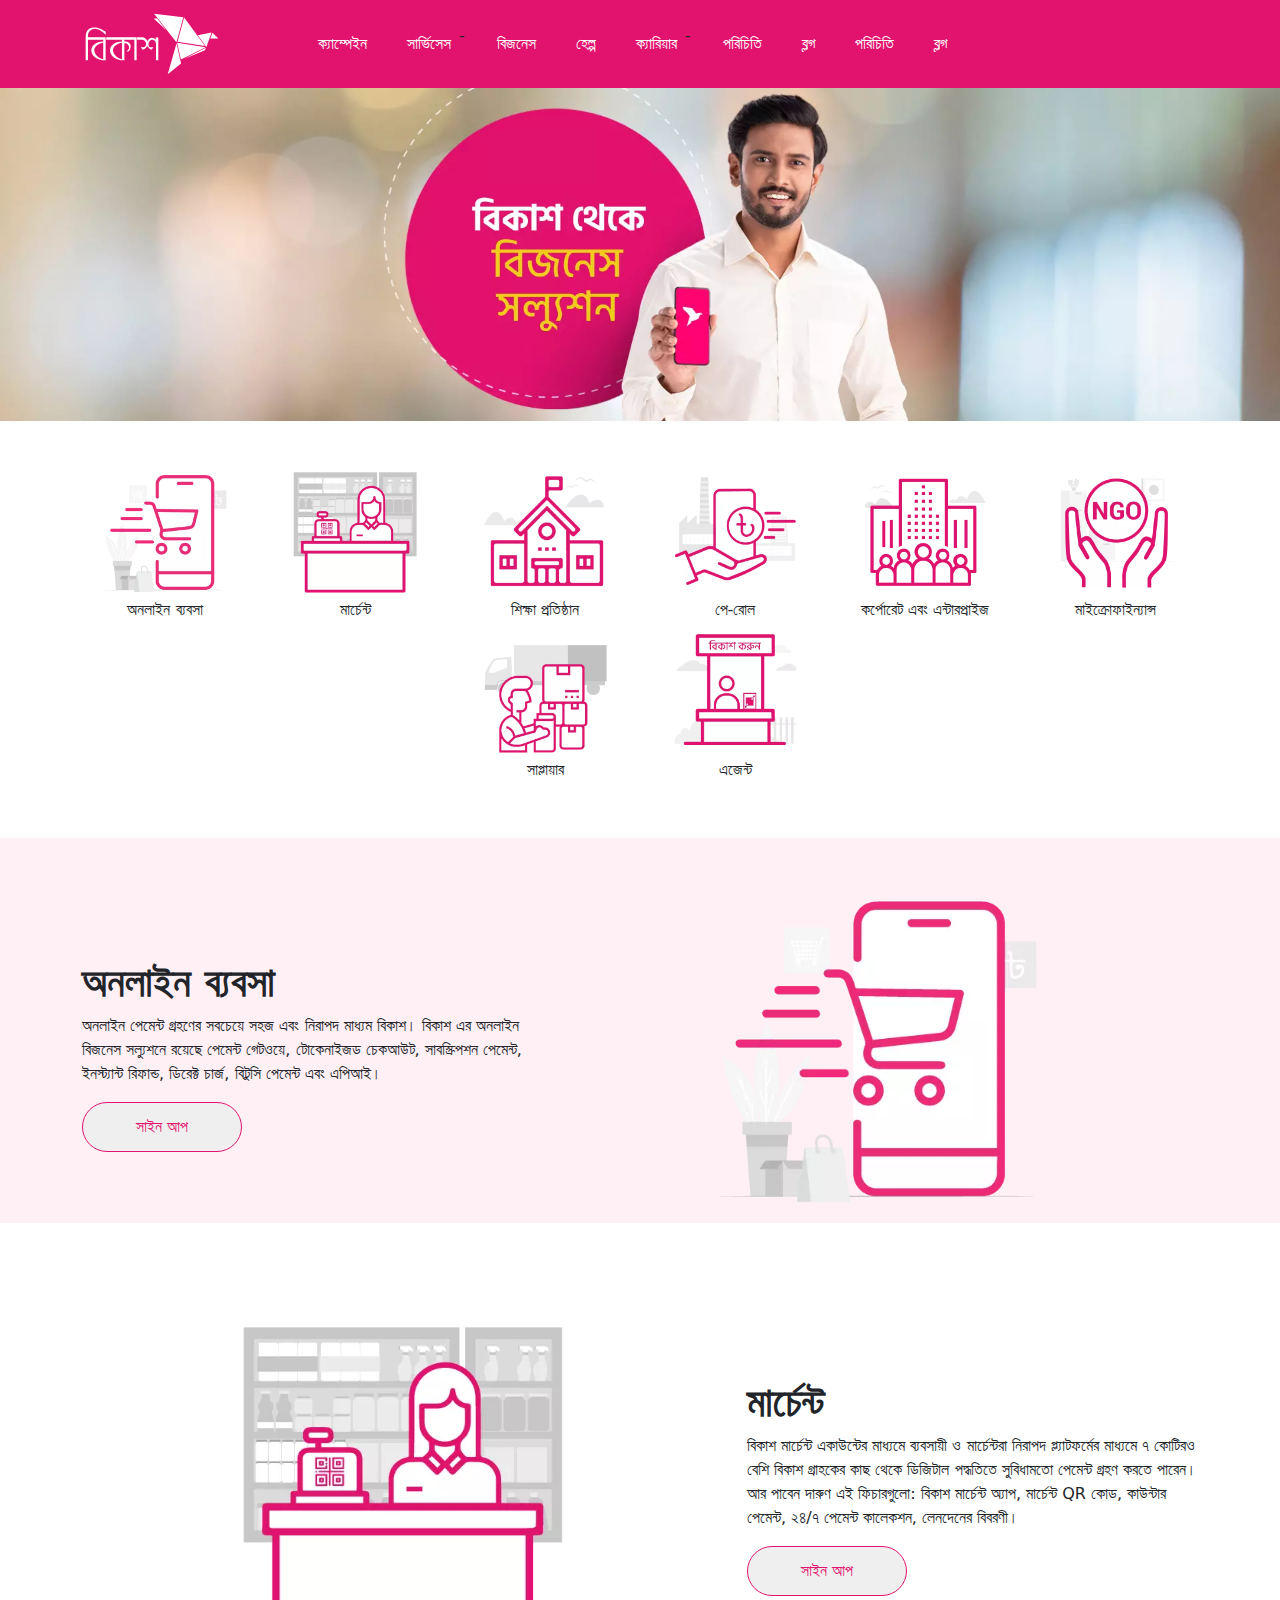
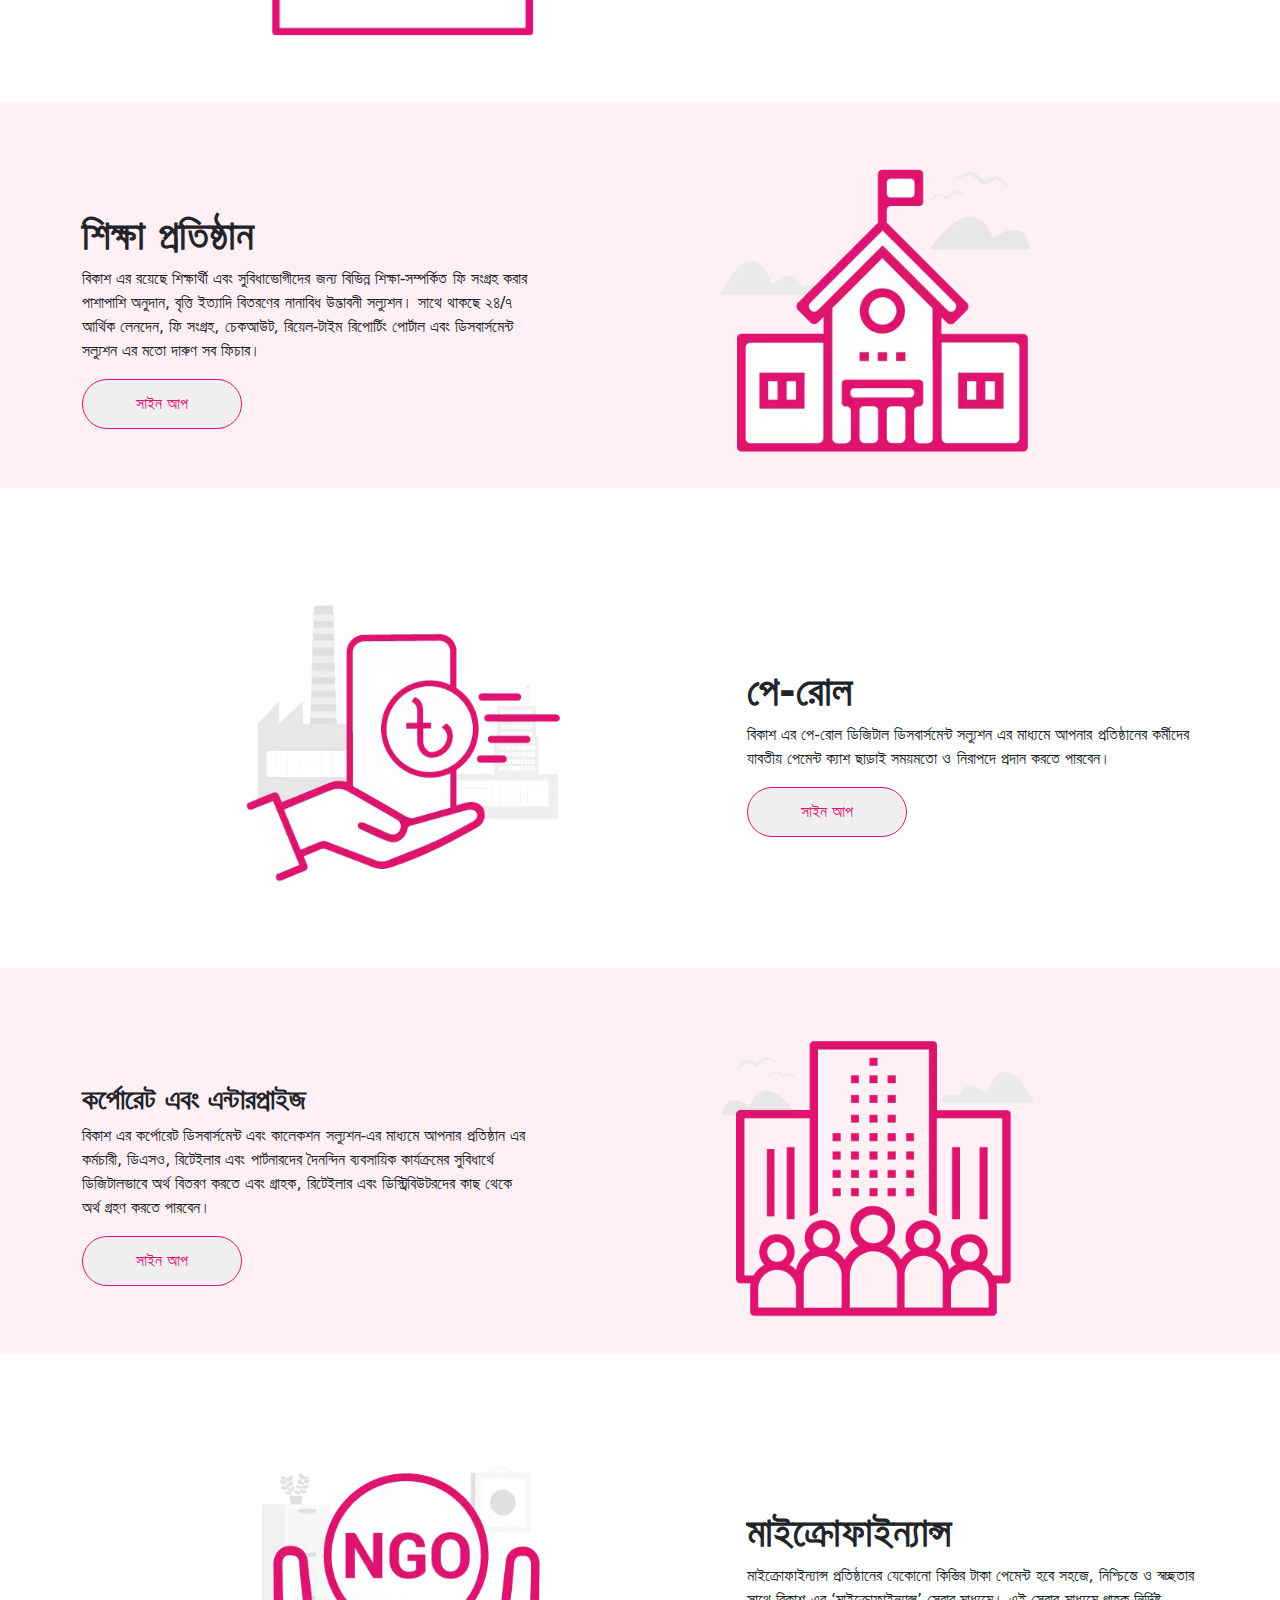
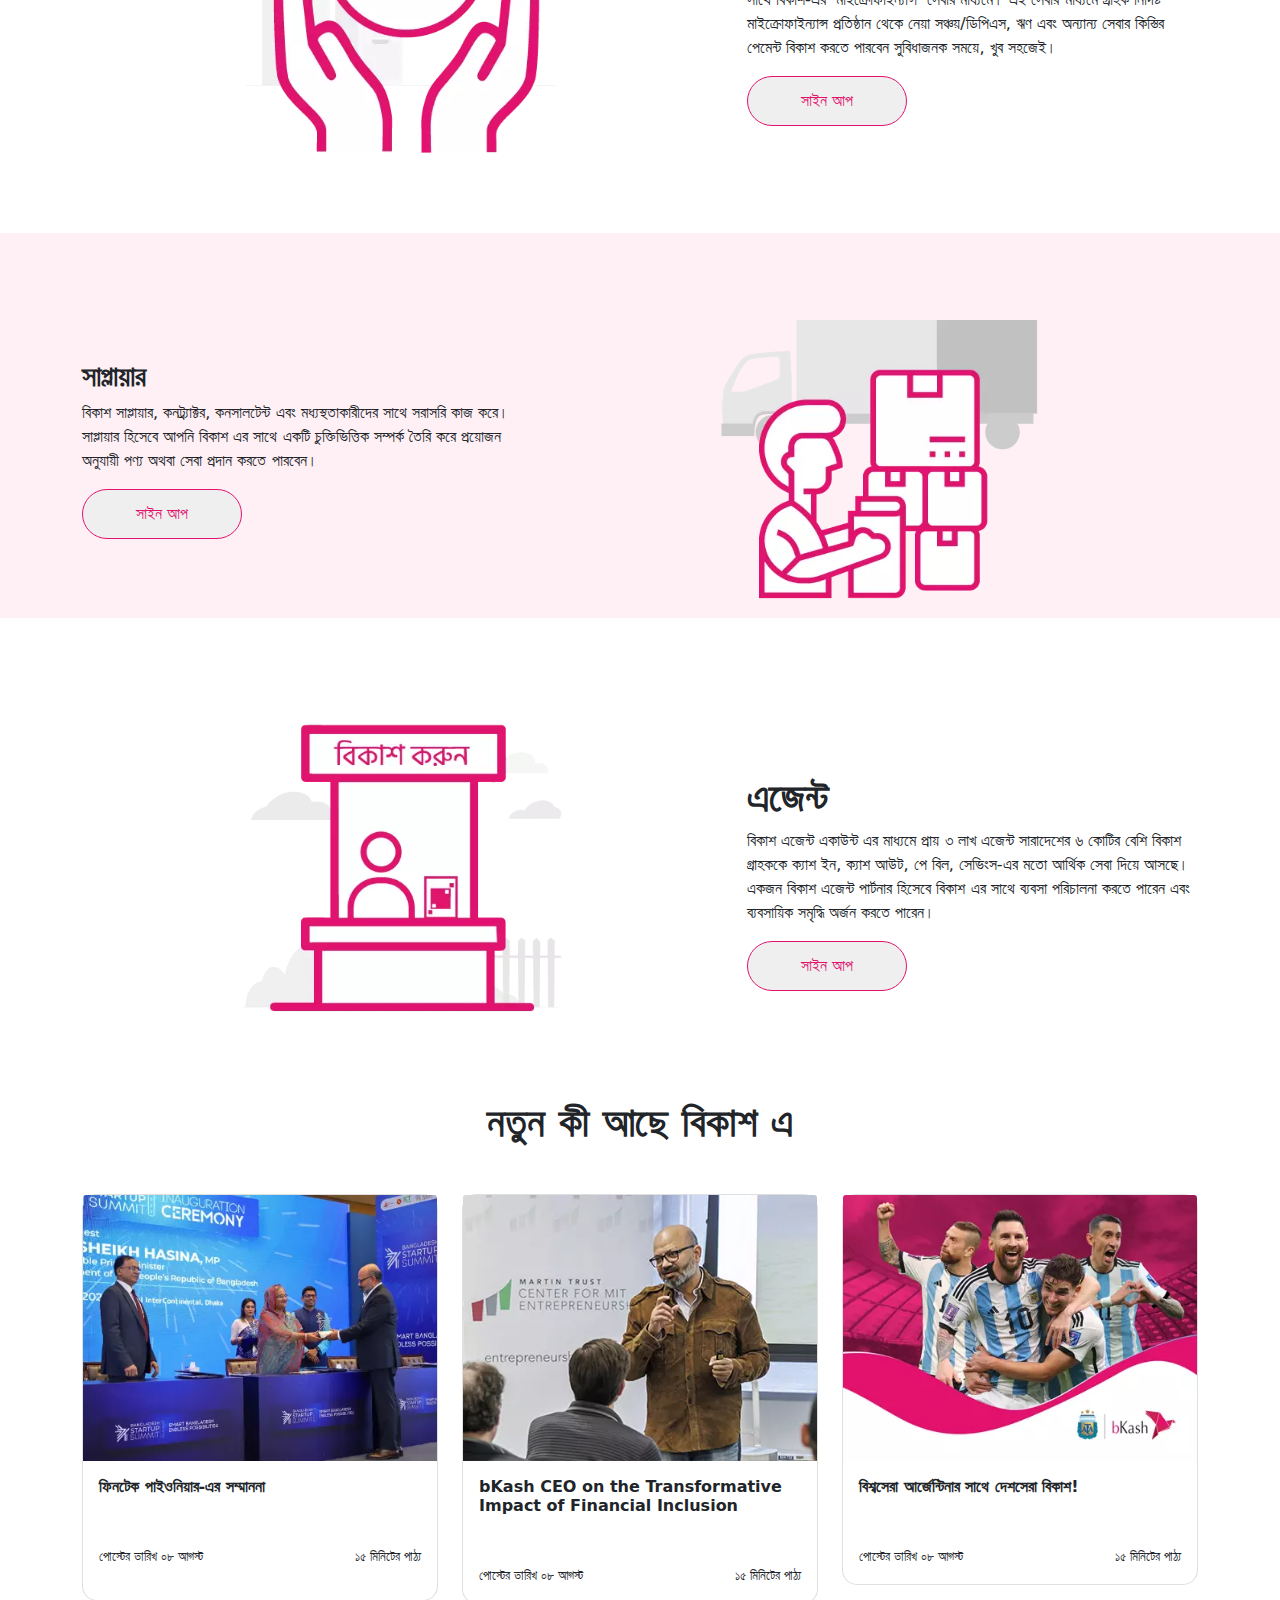
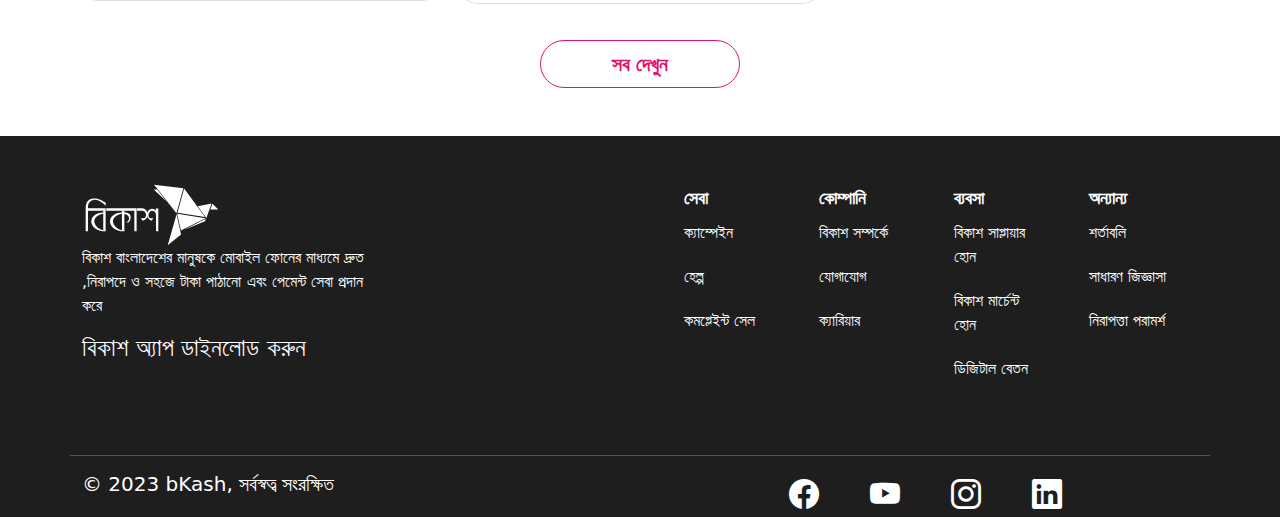
<file: business.html>
<!DOCTYPE html>
<html lang="en">
<head>
    <meta charset="UTF-8">
    <meta name="viewport" content="width=device-width, initial-scale=1.0">
    <title>বিকাশ</title>

    <link rel="shortcut icon" type="x-icon" href="img/bkicon.png">
    <link rel="stylesheet" href="bootstrapefolder/css/bootstrap.min.css">
    <!-- <link rel="stylesheet" href="bootstrapefolder/css/owl.carousel.min.css"> -->
    <link rel="stylesheet"
      href="https://cdn.jsdelivr.net/npm/bootstrap-icons@1.11.0/font/bootstrap-icons.css">
    <link href="https://unpkg.com/aos@2.3.1/dist/aos.css" rel="stylesheet">
    <link rel="stylesheet" href="bootstrapefolder/css/style.css">
    <link rel="stylesheet" href="bootstrapefolder/css/responsive.css">
</head>
<body>
    


    <!-- NAVBER DESIGN STATR HERE -->
    <nav class="navbar navbar-expand-xl">
        <div class="container">
          <a class="navbar-brand text-white fs-3 fw-lighter" href="index.html">
            <svg xmlns="http://www.w3.org/2000/svg" x="0px" y="0px" viewBox="0 0 122 54" width="140" height="62" xml:space="preserve">
              <title>bKash Logo</title>
              <g fill="#FFFFFF">
                  <polygon points="82.9,25.9 86.2,40.5 107.7,29.8"></polygon>
                  <polygon points="89,3.8 83.2,25 107.2,28.8"></polygon>
                  <polygon points="62.8,0.6 88.3,3.7 82.3,25.5"></polygon>
                  <polygon points="62.5,4.8 65.5,4.8 73.5,15.1"></polygon>
                  <polygon points="108.4,29.6 100.9,19.3 112.9,17"></polygon>
                  <polygon points="107.2,32.5 107.9,30.3 89.2,39.9"></polygon>
                  <polygon points="82.4,26.3 86.3,44 74.7,53.4"></polygon>
                  <polygon points="111.8,22.3 118.8,22.3 113.7,17.2"></polygon>
                  <path d="M5.4 21.2h15.2v2.2H5.2v17.8c0 0-.7-.1-1.1-.1-.4 0-.9.1-.9.1V23.4v-2.2-.1c0-5.2 2-8.2 7-8.5 4.5-.3 8 2.3 10.4 3.6v2.6l-.3.1c-.4-1-5.8-5.5-9.3-5.1-3.6.4-5.8 2.9-5.8 6.2C5.2 20 5.2 20.9 5.4 21.2L5.4 21.2zM36.6 24.9c3.8-.1 5.7 1.2 5.8 4.1.1 1.6-.6 3.1-1.7 4.4l-1.9.1v-.3c.7-.2 2.3-1.3 2.2-3.3s-1.6-3.6-4-3.5c0 0-.4 0-.6.1L36.6 24.9z"></path>
                  <polygon points="18.5,23 20.6,23 20.6,41.2 18.5,40.5"></polygon>
                  <path d="M57.3,25.5c-0.8-2.7-3.1-4.3-4.8-4.3H48v2.2H51c1.3,0,2.6-0.1,3.8,1c0.5,0.5,0.7,1,0.9,1.7 c0.4,1.7-0.4,3.8-2.4,3.8c-0.6,0-1.3,0-1.9-0.2v0.1c0.5,0.6,0.8,1.4,1.2,2.1c1.2-0.2,2.4-0.9,3.2-1.7 C56.9,28.9,57.6,27.3,57.3,25.5"></path>
                  <path d="M60.6 21.5c-1.3.2-3.3 1.3-4 4.1-.2 1.8.3 3.4 1.5 4.6.7.8 1.8 1.5 2.8 1.7.3-.7.7-1.4 1.1-2.1l-.1-.1c-.5.2-1.1.2-1.7.2-2.1-.1-2.4-2.2-2.1-3.8.3-1.4 1.5-2.8 2.8-2.9 1.4-.1 3.1 1 3.4 2.5.2.8.2 1.6.2 2.4v13.2c0 0 .6-.1 1-.1s1 .1 1 .1V21.4h-2.2v2.2c0-.1.1-.1 0-.3C63.6 22 61.8 21.3 60.6 21.5M47.6 21.2v2.2 17.8c0 0-.6-.1-1-.1s-1 .1-1 .1V23.4H21.1v-2.2H47.6zM20.6 41.2h-.3c-7.8 0-12.2-4.3-12.2-8.6 0-3.6 3.3-7.8 10.9-7.8l1.3 1c-5.3 0-9.6 3.4-9.6 6.8 0 3 3.8 7.8 9.9 7.8V41.2z"></path>
                  <polygon points="34.8,23 36.9,23 36.9,41.2 34.8,40.5"></polygon>
                  <path d="M36.9,41.2h-0.3c-7.8,0-12.2-4.3-12.2-8.6c0-3.6,3.3-7.8,10.9-7.8l1.3,1c-5.3,0-9.6,3.4-9.6,6.8 c0,3,3.8,7.8,9.9,7.8V41.2z"></path>
              </g>
          </svg>
  
          </a>
          
  
          <button class="navbar-toggler" type="button" data-bs-toggle="collapse"
            data-bs-target="#navbarSupportedContent"
            aria-controls="navbarSupportedContent" aria-expanded="false" aria-label="Toggle navigation">
  
            <span class="navbar-toggler-icon bg-white"><i class="bi bi-upc"></i></span>
          </button>
  
          <div class="collapse navbar-collapse" id="navbarSupportedContent">
            <ul class="navbar-nav me-auto mb-2 mb-lg-0 ms-5">
        
              <li class="nav-item navber-item-design"><a href ="campaign.html" class="nav-link text-white ms-4">ক্যাম্পেইন</a></li>
             
  
              <li class="nav-item  navber-item-design"><a href="services.html" class="nav-link text-white ms-4">সার্ভিসেস</a></li>
  - 
              <li class="nav-item  navber-item-design"><a href="business.html"  class="nav-link text-white ms-4">বিজনেস</a></li>
              <li class="nav-item  navber-item-design"><a href="help.html"  class="nav-link text-white ms-4">হেল্প</a></li>
              <li class="nav-item  navber-item-design"><a href="carrier.html"  class="nav-link text-white ms-4">ক্যারিয়ার</a></li>
  
  - 
              <li class="nav-item  navber-item-design"><a href class="nav-link text-white ms-4">পরিচিতি</a></li>
              <li class="nav-item  navber-item-design"><a href class="nav-link text-white ms-4 ">ব্লগ</a></li>  
  
              <li class="nav-item  navber-item-design"><a href class="nav-link text-white ms-4">পরিচিতি</a></li>
              <li class="nav-item  navber-item-design"><a href class="nav-link text-white ms-4 ">ব্লগ</a></li>  
  
  
  
            </ul>
          </div>
        </div>
      </nav>
      <!-- NAVBAR DESIGN END HERE -->

      <section>
        <img src="img/Business-Hero-Banner_1920-X-500_1669692595215.webp" class="w-100" alt="">
    </section>


<section class="mt-5">
    <div class="container">
        <div class="row justify-content-center">

            <div class="col-lg-2 col-md-3 col-sm-4">
     <a href="" class="card align-items-center text-center bg-transparent shadow-none text-body w-100 border-0" style="text-decoration: none;">
        <img src="img/04-online-business_1666262655459 (1).webp" class="img-fluid w-75 " alt="">
        <div class="card-body pt-1 pb-0 px-0">
            <p class="card-title">
                অনলাইন ব্যবসা
            </p>
        </div>
     </a>          
     
           

        </div>
        <div class="col-lg-2 col-md-3 col-sm-6">
            <a href="" class="card align-items-center text-center bg-transparent shadow-none text-body w-100 border-0" style="text-decoration: none;">
               <img src="img/06-merchant_1666263856311.webp" class="img-fluid w-75" alt="">
               <div class="card-body pt-1 pb-0 px-0">
                   <p class="card-title">
                    
                    মার্চেন্ট
                   </p>
               </div>
            </a>          
            
                  
       
               </div>

               <div class="col-lg-2 col-md-3 col-sm-6">
                <a href="" class="card align-items-center text-center bg-transparent shadow-none text-body w-100 border-0" style="text-decoration: none;">
                   <img src="img/05-education-institute_1666262925655.webp" class="img-fluid w-75 " alt="">
                   <div class="card-body pt-1 pb-0 px-0">
                       <p class="card-title">
                        শিক্ষা প্রতিষ্ঠান
                       </p>
                   </div>
                </a>          
                
                      
           
                   </div>

                   <div class="col-lg-2 col-md-3 col-sm-6">
                    <a href="" class="card align-items-center text-center bg-transparent shadow-none text-body w-100 border-0" style="text-decoration: none;">
                       <img src="img/01-rmg-&-payroll_1666092119615.webp" class="img-fluid w-75 " alt="">
                       <div class="card-body pt-1 pb-0 px-0">
                           <p class="card-title">
                               

                              পে-রোল
                           </p>
                       </div>
                    </a>          
                    
                          
               
                       </div>

                       <div class="col-lg-2 col-md-3 col-sm-6">
                        <a href="" class="card align-items-center text-center bg-transparent shadow-none text-body w-100 border-0" style="text-decoration: none;">
                           <img src="img/02-corporate-_-business_1666262309776 (1).webp" class="img-fluid w-75 " alt="">
                           <div class="card-body pt-1 pb-0 px-0">
                               <p class="card-title">
                                   

                                    কর্পোরেট এবং এন্টারপ্রাইজ
                               </p>
                           </div>
                        </a>          
                        
                              
                   
                           </div>

                           <div class="col-lg-2 col-md-3 col-sm-6">
                            <a href="" class="card align-items-center text-center bg-transparent shadow-none text-body w-100 border-0" style="text-decoration: none;">
                               <img src="img/03-NGO_1666262448062.webp" class="img-fluid w-75 " alt="">
                               <div class="card-body pt-1 pb-0 px-0">
                                   <p class="card-title">
                                    মাইক্রোফাইন্যান্স
                                   </p>
                               </div>
                            </a>          
                            
                                  
                       
                               </div>
                               <div class="col-lg-2 col-md-3 col-sm-6">
                                <a href="" class="card align-items-center text-center bg-transparent shadow-none text-body w-100 border-0" style="text-decoration: none;">
                                   <img src="img/07-be-a-supplier_1666264806322.webp" class="img-fluid w-75 " alt="">
                                   <div class="card-body pt-1 pb-0 px-0">
                                       <p class="card-title">
                                           সাপ্লায়ার
                                       </p>
                                   </div>
                                </a>          
                                
                                      
                           
                                   </div>
                                   <div class="col-lg-2 col-md-3 col-sm-6">
                                    <a href="" class="card align-items-center text-center bg-transparent shadow-none text-body w-100 border-0" style="text-decoration: none;">
                                       <img src="img/08-agent_1666264866359.webp" class="img-fluid w-75 " alt="">
                                       <div class="card-body pt-1 pb-0 px-0">
                                           <p class="card-title">
                                            এজেন্ট
                                           </p>
                                       </div>
                                    </a>          
                                    
                                          
                               
                                       </div>
                                                                                                                                     

    </div>
    </div>
</section>





<!-- অনলাইন ব্যবসা START HERE -->
<section class="mt-5 mb-5" style="background: #fff0f6;">
<div class="container">
  <div class="row amar-rew">
    <div class="col-lg-5" style="display: flex; align-items: center; text-align: center; justify-content: center;">
      <div class="mt-5 top-text" style="text-align: left;">
        <h1 class="fw-bold bholah">অনলাইন ব্যবসা</h1>
        <p class="bhola">অনলাইন পেমেন্ট গ্রহণের সবচেয়ে সহজ এবং নিরাপদ মাধ্যম বিকাশ। বিকাশ এর অনলাইন বিজনেস সল্যুশনে রয়েছে পেমেন্ট গেটওয়ে, টোকেনাইজড চেকআউট, সাবস্ক্রিপশন পেমেন্ট, ইনস্ট্যান্ট রিফান্ড, ডিরেক্ট চার্জ, বিটুসি পেমেন্ট এবং এপিআই।
        </p>
        <button class="tomer" style="display: flex; justify-content: center; align-items: center; width:160px; height: 50px; border: 1px solid #e2136e; border-radius: 40px; color: #e2136e;">সাইন আপ</button>
      </div>
    </div>







    <div class="col-lg-7 col-md-12 mt-5">
      <div class="row">
       
          <div class="col-12 d-flex justify-content-center">
            <div class="card mb-3 w-50" style="border-radius: 6px; background: none; border: 0;">
              <img src="img/04-online-business_1666262655459 (1).webp" class="card-img-top" alt="...">
             
            </div>
          </div>


</div>

      </div>
    </div>
  </div>
</div>

</section>
<!-- অনলাইন ব্যবসা END HERE -->


<!-- মার্চেন্ট START HERE -->
<section class="mt-5 mb-5">
    <div class="container">
      <div class="row amar-rew">



        <div class="col-lg-7 col-md-12 mt-5">
            <div class="row">
             
                <div class="col-12 d-flex justify-content-center">
                  <div class="card mb-3 w-50" style="border-radius: 6px; background: none; border: 0;">
                    <img src="img/06-merchant_1666263856311 (1).webp" class="card-img-top" alt="...">
                   
                  </div>
                </div>
      
      
      </div>
      
            </div>






        <div class="col-lg-5" style="display: flex; align-items: center; text-align: center; justify-content: center;">
          <div class="mt-5 top-text" style="text-align: left;">
            <h1 class="fw-bold">মার্চেন্ট</h1>
            <p>বিকাশ মার্চেন্ট একাউন্টের মাধ্যমে ব্যবসায়ী ও মার্চেন্টরা নিরাপদ প্ল্যাটফর্মের মাধ্যমে ৭ কোটিরও বেশি বিকাশ গ্রাহকের কাছ থেকে ডিজিটাল পদ্ধতিতে সুবিধামতো পেমেন্ট গ্রহণ করতে পারেন। আর পাবেন দারুণ এই ফিচারগুলো: বিকাশ মার্চেন্ট অ্যাপ, মার্চেন্ট QR কোড, কাউন্টার পেমেন্ট, ২৪/৭ পেমেন্ট কালেকশন, লেনদেনের বিবরণী।
            </p>
            <button class="tomer" style="display: flex; justify-content: center; align-items: center; width:160px; height: 50px; border: 1px solid #e2136e; border-radius: 40px; color: #e2136e;">সাইন আপ</button>
          </div>
        </div>

        </div>
      </div>
    </div>
    
    </section>
<!-- মার্চেন্ট END HERE -->




<!--শিক্ষা প্রতিষ্ঠান START HERE -->
<section class="mt-5 mb-5" style="background: #fff0f6;">
    <div class="container">
      <div class="row amar-rew">
        <div class="col-lg-5" style="display: flex; align-items: center; text-align: center; justify-content: center;">
          <div class="mt-5 top-text" style="text-align: left;">
            <h1 class="fw-bold bholah">শিক্ষা প্রতিষ্ঠান</h1>
            <p class="bhola">বিকাশ এর রয়েছে শিক্ষার্থী এবং সুবিধাভোগীদের জন্য বিভিন্ন শিক্ষা-সম্পর্কিত ফি সংগ্রহ করার পাশাপাশি অনুদান, বৃত্তি ইত্যাদি বিতরণের নানাবিধ উদ্ভাবনী সল্যুশন। সাথে থাকছে ২৪/৭ আর্থিক লেনদেন, ফি সংগ্রহ, চেকআউট, রিয়েল-টাইম রিপোর্টিং পোর্টাল এবং ডিসবার্সমেন্ট সল্যুশন এর মতো দারুণ সব ফিচার।
            </p>
            <button class="tomer" style="display: flex; justify-content: center; align-items: center; width:160px; height: 50px; border: 1px solid #e2136e; border-radius: 40px; color: #e2136e;">সাইন আপ</button>
          </div>
        </div>
    
    
    
    
    
    
    
        <div class="col-lg-7 col-md-12 mt-5">
          <div class="row">
           
              <div class="col-12 d-flex justify-content-center">
                <div class="card mb-3 w-50" style="border-radius: 6px; background: none; border: 0;">
                  <img src="img/05-education-institute_1666262925655.webp" class="card-img-top" alt="...">
                 
                </div>
              </div>
    
    
    </div>
    
          </div>
        </div>
      </div>
    </div>
    
    </section>
    <!-- শিক্ষা প্রতিষ্ঠান ব্যবসা END HERE -->

    


<!-- পে-রোল START HERE -->
<section class="mt-5 mb-5">
    <div class="container">
      <div class="row amar-rew">



        <div class="col-lg-7 col-md-12 mt-5">
            <div class="row">
             
                <div class="col-12 d-flex justify-content-center">
                  <div class="card mb-3 w-50" style="border-radius: 6px; background: none; border: 0;">
                    <img src="img/01-rmg-&-payroll_1666092119615.webp" class="card-img-top" alt="...">
                   
                  </div>
                </div>
      
      
      </div>
      
            </div>






        <div class="col-lg-5" style="display: flex; align-items: center; text-align: center; justify-content: center;">
          <div class="mt-5 top-text" style="text-align: left;">
            <h1 class="fw-bold bholah">পে-রোল</h1>
            <p class="bhola">বিকাশ এর পে-রোল ডিজিটাল ডিসবার্সমেন্ট সল্যুশন এর মাধ্যমে আপনার প্রতিষ্ঠানের কর্মীদের যাবতীয় পেমেন্ট ক্যাশ ছাড়াই সময়মতো ও নিরাপদে প্রদান করতে পারবেন। 
            </p>
            <button class="tomer" style="display: flex; justify-content: center; align-items: center; width:160px; height: 50px; border: 1px solid #e2136e; border-radius: 40px; color: #e2136e;">সাইন আপ</button>
          </div>
        </div>



        </div>
      </div>
    </div>
    
    </section>
<!-- পে-রোল END HERE -->


<!--কর্পোরেট এবং এন্টারপ্রাইজ START HERE -->
<section class="mt-5 mb-5" style="background: #fff0f6;">
    <div class="container">
      <div class="row amar-rew">
        <div class="col-lg-5" style="display: flex; align-items: center; text-align: center; justify-content: center;">
          <div class="mt-5 top-text" style="text-align: left;">
            <h3 class="fw-bold bholah">কর্পোরেট এবং এন্টারপ্রাইজ</h3>
            <p class="bhola">বিকাশ এর কর্পোরেট ডিসবার্সমেন্ট এবং কালেকশন সল্যুশন-এর মাধ্যমে আপনার প্রতিষ্ঠান এর কর্মচারী, ডিএসও, রিটেইলার এবং পার্টনারদের দৈনন্দিন ব্যবসায়িক কার্যক্রমের সুবিধার্থে ডিজিটালভাবে অর্থ বিতরণ করতে এবং গ্রাহক, রিটেইলার এবং ডিস্ট্রিবিউটরদের কাছ থেকে অর্থ গ্রহণ করতে পারবেন।

            </p>
            <button class="tomer" style="display: flex; justify-content: center; align-items: center; width:160px; height: 50px; border: 1px solid #e2136e; border-radius: 40px; color: #e2136e;">সাইন আপ</button>
          </div>
        </div>
    
    
    
    
    
    
    
        <div class="col-lg-7 col-md-12 mt-5">
          <div class="row">
           
              <div class="col-12 d-flex justify-content-center">
                <div class="card mb-3 w-50" style="border-radius: 6px; background: none; border: 0;">
                  <img src="img/02-corporate-_-business_1666262309776.webp" class="card-img-top" alt="...">
                 
                </div>
              </div>
    
    
    </div>
    
          </div>
        </div>
      </div>
    </div>
    
    </section>
    <!-- কর্পোরেট এবং এন্টারপ্রাইজEND HERE -->






<!-- মাইক্রোফাইন্যান্স START HERE -->
<section class="mt-5 mb-5">
    <div class="container">
      <div class="row amar-rew">



        <div class="col-lg-7 col-md-12 mt-5">
            <div class="row">
             
                <div class="col-12 d-flex justify-content-center">
                  <div class="card mb-3 w-50" style="border-radius: 6px; background: none; border: 0;">
                    <img src="img/03-NGO_1666262448062.webp" class="card-img-top" alt="...">
                   
                  </div>
                </div>
      
      
      </div>
      
            </div>






        <div class="col-lg-5" style="display: flex; align-items: center; text-align: center; justify-content: center;">
          <div class="mt-5 top-text" style="text-align: left;">
            <h1 class="fw-bold bholah">মাইক্রোফাইন্যান্স</h1>
            <p class="bhola">মাইক্রোফাইন্যান্স প্রতিষ্ঠানের যেকোনো কিস্তির টাকা পেমেন্ট হবে সহজে, নিশ্চিন্তে ও স্বচ্ছতার সাথে বিকাশ-এর ‘মাইক্রোফাইন্যান্স’ সেবার মাধ্যমে। এই সেবার মাধ্যমে গ্রাহক নির্দিষ্ট মাইক্রোফাইন্যান্স প্রতিষ্ঠান থেকে নেয়া সঞ্চয়/ডিপিএস, ঋণ এবং অন্যান্য সেবার কিস্তির পেমেন্ট বিকাশ করতে পারবেন সুবিধাজনক সময়ে, খুব সহজেই।
            </p>
            <button class="tomer" style="display: flex; justify-content: center; align-items: center; width:160px; height: 50px; border: 1px solid #e2136e; border-radius: 40px; color: #e2136e;">সাইন আপ</button>
          </div>
        </div>



        </div>
      </div>
    </div>
    
    </section>
<!--মাইক্রোফাইন্যান্স END HERE -->




<!--সাপ্লায়ারSTART HERE -->
<section class="mt-5 mb-5" style="background: #fff0f6;">
    <div class="container">
      <div class="row amar-rew">
        <div class="col-lg-5" style="display: flex; align-items: center; text-align: center; justify-content: center;">
          <div class="mt-5 top-text" style="text-align: left;">
            <h3 class="fw-bold bholah">সাপ্লায়ার</h3>
            <p class="bhola">বিকাশ সাপ্লায়ার, কনট্র্যাক্টর, কনসালটেন্ট এবং মধ্যস্থতাকারীদের সাথে সরাসরি কাজ করে। সাপ্লায়ার হিসেবে আপনি বিকাশ এর সাথে একটি চুক্তিভিত্তিক সম্পর্ক তৈরি করে প্রয়োজন অনুযায়ী পণ্য অথবা সেবা প্রদান করতে পারবেন।

            </p>
            <button class="tomer" style="display: flex; justify-content: center; align-items: center; width:160px; height: 50px; border: 1px solid #e2136e; border-radius: 40px; color: #e2136e;">সাইন আপ</button>
          </div>
        </div>
    
    
    
    
    
    
    
        <div class="col-lg-7 col-md-12 mt-5">
          <div class="row">
           
              <div class="col-12 d-flex justify-content-center">
                <div class="card mb-3 w-50" style="border-radius: 6px; background: none; border: 0;">
                  <img src="img/07-be-a-supplier_1666264806322.webp" class="card-img-top" alt="...">
                 
                </div>
              </div>
    
    
    </div>
    
          </div>
        </div>
      </div>
    </div>
    
    </section>
    <!-- সাপ্লায়ারEND HERE -->



<!-- মাইক্রোফাইন্যান্স START HERE -->
<section class="mt-5 mb-5">
    <div class="container">
      <div class="row amar-rew">



        <div class="col-lg-7 col-md-12 mt-5">
            <div class="row">
             
                <div class="col-12 d-flex justify-content-center">
                  <div class="card mb-3 w-50" style="border-radius: 6px; background: none; border: 0;">
                    <img src="img/08-agent_1666264866359.webp" class="card-img-top" alt="...">
                   
                  </div>
                </div>
      
      
      </div>
      
            </div>






        <div class="col-lg-5" style="display: flex; align-items: center; text-align: center; justify-content: center;">
          <div class="mt-5 top-text" style="text-align: left;">
            <h1 class="fw-bold bholah">এজেন্ট</h1>
            <p class="bhola">বিকাশ এজেন্ট একাউন্ট এর মাধ্যমে প্রায় ৩ লাখ এজেন্ট সারাদেশের ৬ কোটির বেশি বিকাশ গ্রাহককে ক্যাশ ইন, ক্যাশ আউট, পে বিল, সেভিংস-এর মতো আর্থিক সেবা দিয়ে আসছে। একজন বিকাশ এজেন্ট পার্টনার হিসেবে বিকাশ এর সাথে ব্যবসা পরিচালনা করতে পারেন এবং ব্যবসায়িক সমৃদ্ধি অর্জন করতে পারেন।
            </p>
            <button class="tomer" style="display: flex; justify-content: center; align-items: center; width:160px; height: 50px; border: 1px solid #e2136e; border-radius: 40px; color: #e2136e;">সাইন আপ</button>
          </div>
        </div>



        </div>
      </div>
    </div>
    
    </section>
<!--মাইক্রোফাইন্যান্স END HERE -->








<!-- নতুন কী আছে বিকাশে START HERE -->
<div class="container mt-5 mb-5">
    <div class="col text-center mb-5"><h1 class="fw-bolder fs-1">নতুন কী আছে বিকাশ এ</h1></div>
    <div class="row">
  
      <div class="col-lg-4 col-md-6 mb-3">
        <div class="card newbkash-hver" style="width:100%; border-radius: 15px;">
          <img src="img/primeminister.webp" class="card-img-top" alt="...">
          <div class="card-body">
            <h6 class="card-title fw-bold">ফিনটেক পাইওনিয়ার-এর সম্মাননা</h6>
            <div class="d-flex justify-content-between mt-5 mb-3">
              <div><span style="font-size: 13px;">পোস্টের তারিখ ০৮ আগস্ট</span></div>
              <div><span style="font-size: 13px;">১৫ মিনিটের পাঠ্য</span></div>
            </div>
          </div>
        </div>
      </div>
      <div class="col-lg-4 col-md-6 mb-3">
        <div class="card newbkash-hver" style="width:100%;border-radius: 15px;">
          <img src="img/bkashceo.webp" class="card-img-top" alt="...">
          <div class="card-body">
            <h6 class="card-title fw-bolder">bKash CEO on the Transformative Impact of Financial Inclusion</h6>
            <div class="d-flex justify-content-between mt-5">
              <div><span style="font-size: 13px;">পোস্টের তারিখ ০৮ আগস্ট</span></div>
              <div><span style="font-size: 13px;">১৫ মিনিটের পাঠ্য</span></div>
            </div>
          </div>
        </div>
      </div>
      <div class="col-lg-4 col-md-6 mb-3">
        <div class="card newbkash-hver" style="width:100%;border-radius: 15px;">
          <img src="img/argentina.webp" class="card-img-top" alt="...">
          <div class="card-body">
            <h6 class="card-title fw-bold">বিশ্বসেরা আর্জেন্টিনার সাথে দেশসেরা বিকাশ!</h6>
            <div class="d-flex justify-content-between mt-5">
              <div><span style="font-size: 13px;">পোস্টের তারিখ ০৮ আগস্ট</span></div>
              <div><span style="font-size: 13px;">১৫ মিনিটের পাঠ্য</span></div>
            </div>
          </div>
        </div>
      </div>
  
  <div class="col text-center">
  <button class="design">সব দেখুন</button>
  </div>
  
    </div>
  </div>
  <!-- নতুন কী আছে বিকাশে END HERE -->





<!-- footer start here  -->
<footer style="background:#1e1e1e;margin-top: 30px;">
    <div class="container">
      <div class="row">
        <div class="col-lg-6 col-md-12">
          <div class="row mt-5 mb-5">
            <div class="col-lg-12 col-md-6">
              <div class="footer-design" style="color: white;">
                
                  <svg xmlns="http://www.w3.org/2000/svg" x="0px" y="0px" viewBox="0 0 122 54" width="140" height="62" xml:space="preserve">
                    <title>bKash Logo</title>
                    <g fill="#FFFFFF">
                        <polygon points="82.9,25.9 86.2,40.5 107.7,29.8"></polygon>
                        <polygon points="89,3.8 83.2,25 107.2,28.8"></polygon>
                        <polygon points="62.8,0.6 88.3,3.7 82.3,25.5"></polygon>
                        <polygon points="62.5,4.8 65.5,4.8 73.5,15.1"></polygon>
                        <polygon points="108.4,29.6 100.9,19.3 112.9,17"></polygon>
                        <polygon points="107.2,32.5 107.9,30.3 89.2,39.9"></polygon>
                        <polygon points="82.4,26.3 86.3,44 74.7,53.4"></polygon>
                        <polygon points="111.8,22.3 118.8,22.3 113.7,17.2"></polygon>
                        <path d="M5.4 21.2h15.2v2.2H5.2v17.8c0 0-.7-.1-1.1-.1-.4 0-.9.1-.9.1V23.4v-2.2-.1c0-5.2 2-8.2 7-8.5 4.5-.3 8 2.3 10.4 3.6v2.6l-.3.1c-.4-1-5.8-5.5-9.3-5.1-3.6.4-5.8 2.9-5.8 6.2C5.2 20 5.2 20.9 5.4 21.2L5.4 21.2zM36.6 24.9c3.8-.1 5.7 1.2 5.8 4.1.1 1.6-.6 3.1-1.7 4.4l-1.9.1v-.3c.7-.2 2.3-1.3 2.2-3.3s-1.6-3.6-4-3.5c0 0-.4 0-.6.1L36.6 24.9z"></path>
                        <polygon points="18.5,23 20.6,23 20.6,41.2 18.5,40.5"></polygon>
                        <path d="M57.3,25.5c-0.8-2.7-3.1-4.3-4.8-4.3H48v2.2H51c1.3,0,2.6-0.1,3.8,1c0.5,0.5,0.7,1,0.9,1.7 c0.4,1.7-0.4,3.8-2.4,3.8c-0.6,0-1.3,0-1.9-0.2v0.1c0.5,0.6,0.8,1.4,1.2,2.1c1.2-0.2,2.4-0.9,3.2-1.7 C56.9,28.9,57.6,27.3,57.3,25.5"></path>
                        <path d="M60.6 21.5c-1.3.2-3.3 1.3-4 4.1-.2 1.8.3 3.4 1.5 4.6.7.8 1.8 1.5 2.8 1.7.3-.7.7-1.4 1.1-2.1l-.1-.1c-.5.2-1.1.2-1.7.2-2.1-.1-2.4-2.2-2.1-3.8.3-1.4 1.5-2.8 2.8-2.9 1.4-.1 3.1 1 3.4 2.5.2.8.2 1.6.2 2.4v13.2c0 0 .6-.1 1-.1s1 .1 1 .1V21.4h-2.2v2.2c0-.1.1-.1 0-.3C63.6 22 61.8 21.3 60.6 21.5M47.6 21.2v2.2 17.8c0 0-.6-.1-1-.1s-1 .1-1 .1V23.4H21.1v-2.2H47.6zM20.6 41.2h-.3c-7.8 0-12.2-4.3-12.2-8.6 0-3.6 3.3-7.8 10.9-7.8l1.3 1c-5.3 0-9.6 3.4-9.6 6.8 0 3 3.8 7.8 9.9 7.8V41.2z"></path>
                        <polygon points="34.8,23 36.9,23 36.9,41.2 34.8,40.5"></polygon>
                        <path d="M36.9,41.2h-0.3c-7.8,0-12.2-4.3-12.2-8.6c0-3.6,3.3-7.8,10.9-7.8l1.3,1c-5.3,0-9.6,3.4-9.6,6.8 c0,3,3.8,7.8,9.9,7.8V41.2z"></path>
                    </g>
                </svg>
                
                <p>বিকাশ বাংলাদেশের মানুষকে মোবাইল ফোনের মাধ্যমে দ্রুত <br>,নিরাপদে ও সহজে টাকা পাঠানো এবং পেমেন্ট সেবা প্রদান <br> করে </p>
                <h4>বিকাশ অ্যাপ ডাইনলোড করুন</h4>
              </div>
            </div>
          </div>
        </div>
        <div class="col-lg-6 col-md-12">
          <div class="row mt-5 mb-5">
            <div class="col-lg-12 col-md-6 d-flex ">
      <div class="row" style="color: white;">
          
    <div class="col-lg-3 col-md-4 tomer-ses">
      <ul style="list-style: none;">
        <span >সেবা</span>
        <li><a href="">ক্যাম্পেইন</a></li>
        <li><a href="">হেল্প</a></li>
        <li><a href="">কমপ্লেইন্ট সেল</a></li>
      </ul>
    
    </div>
    
    <div class="col-lg-3 col-md-4 tomer-ses">
      <ul style="list-style: none;">
        <span>কোম্পানি</span>
        <li><a href="">বিকাশ সম্পর্কে</a></li>
        <li><a href="">যোগাযোগ</a></li>
        <li><a href="">ক্যারিয়ার</a></li>
      </ul>
    </div>
              
    <div class="col-lg-3 col-md-4 tomer-ses">
              <ul style="list-style: none;">
                <span>ব্যবসা</span>
                <li><a href="">বিকাশ সাপ্লায়ার হোন</a></li>
                <li><a href="">বিকাশ মার্চেন্ট হোন</a></li>
                <li><a href="">ডিজিটাল বেতন</a></li>
              </ul>
    </div>
    
    <div class="col-lg-3 col-md-12 tomer-ses">
                  <ul style="list-style: none;">
                    <span>অন্যান্য</span>
                    <li><a href="">শর্তাবলি</a></li>
                    <li><a href="">সাধারণ জিজ্ঞাসা</a></li>
                    <li><a href="">নিরাপত্তা পরামর্শ</a></li>
                  </ul>
      
    </div>
    
      </div>     
            </div>
          </div>
        </div>
        <hr style="background: white;">
        <div class="container">
          <div class="row">
            <div class="col-lg-6 col-md-12">
              <h5 style="color: white;">© 2023 bKash, সর্বস্বত্ব সংরক্ষিত</h5>
            </div>
            <div class="col-lg-6 col-md-12 d-flex justify-content-evenly ">
    
    <div class="d-flex justify-content-between w-50 aktu-lekho" >
      <div><i class="bi bi-facebook" style="color: white;font-size: 30px;"></i></div>
      <div><i class="bi bi-youtube" style="color: white;font-size: 30px;"></i></div>
      <div><i class="bi bi-instagram" style="color: white;font-size: 30px;"></i></div>
      <div><i class="bi bi-linkedin" style="color: white;font-size: 30px;"></i></div>
    </div>
    
           </div>
            </div>
          </div>
        </div>
      </div>
      
    </div>
    
    
    </footer>
    <!-- footer end here -->
    


    <!-- ALL JS FILE HERE PLS DONT TOUCH THERE -->
    <script src="bootstrapefolder/js/bootstrap.bundle.min.js"></script>
    <script src="bootstrapefolder/js/jquery-3.7.1.min.js"></script>
    <script src="bootstrapefolder/js/aos.js"></script>
    <script src="https://unpkg.com/aos@2.3.1/dist/aos.js"></script>
    <script>
      AOS.init();
    </script>
    <!-- ALL JS FILE HERE PLS DONT TOUCH THERE -->

</body>
</html>
</file>
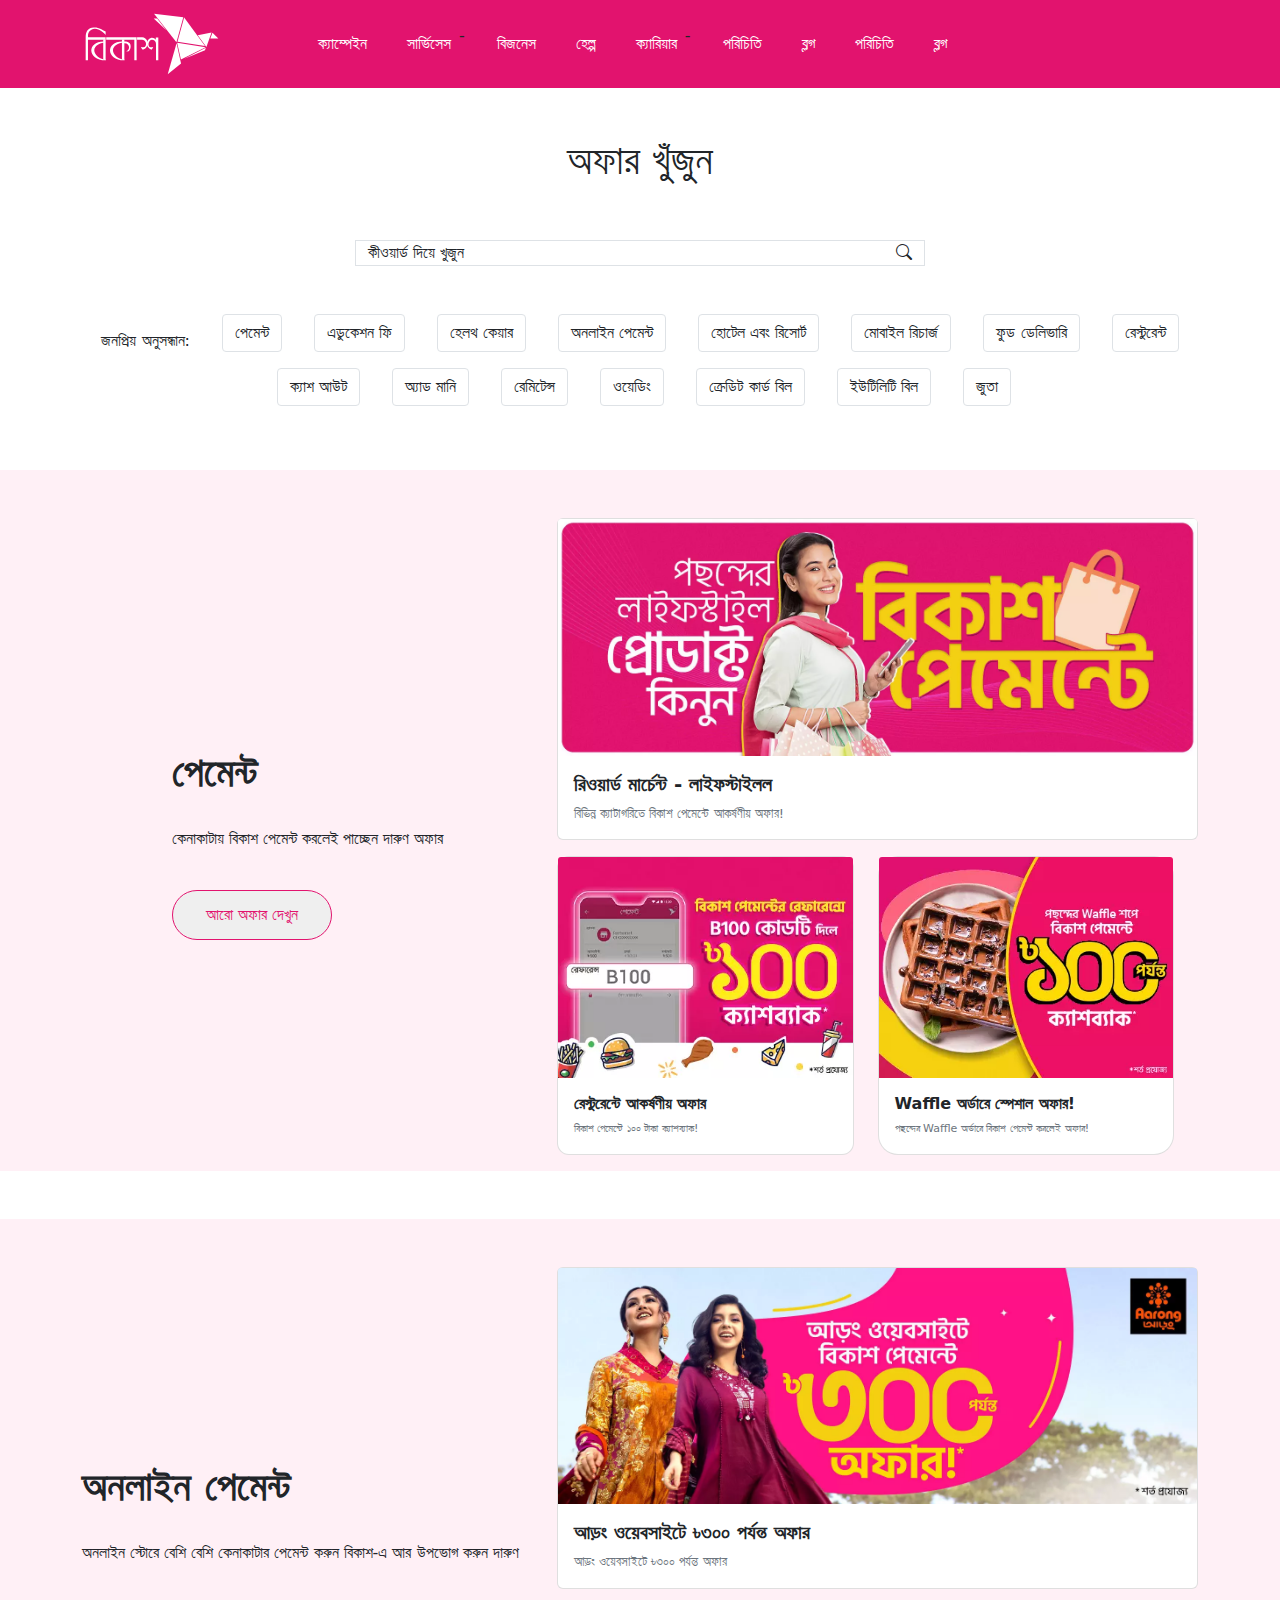
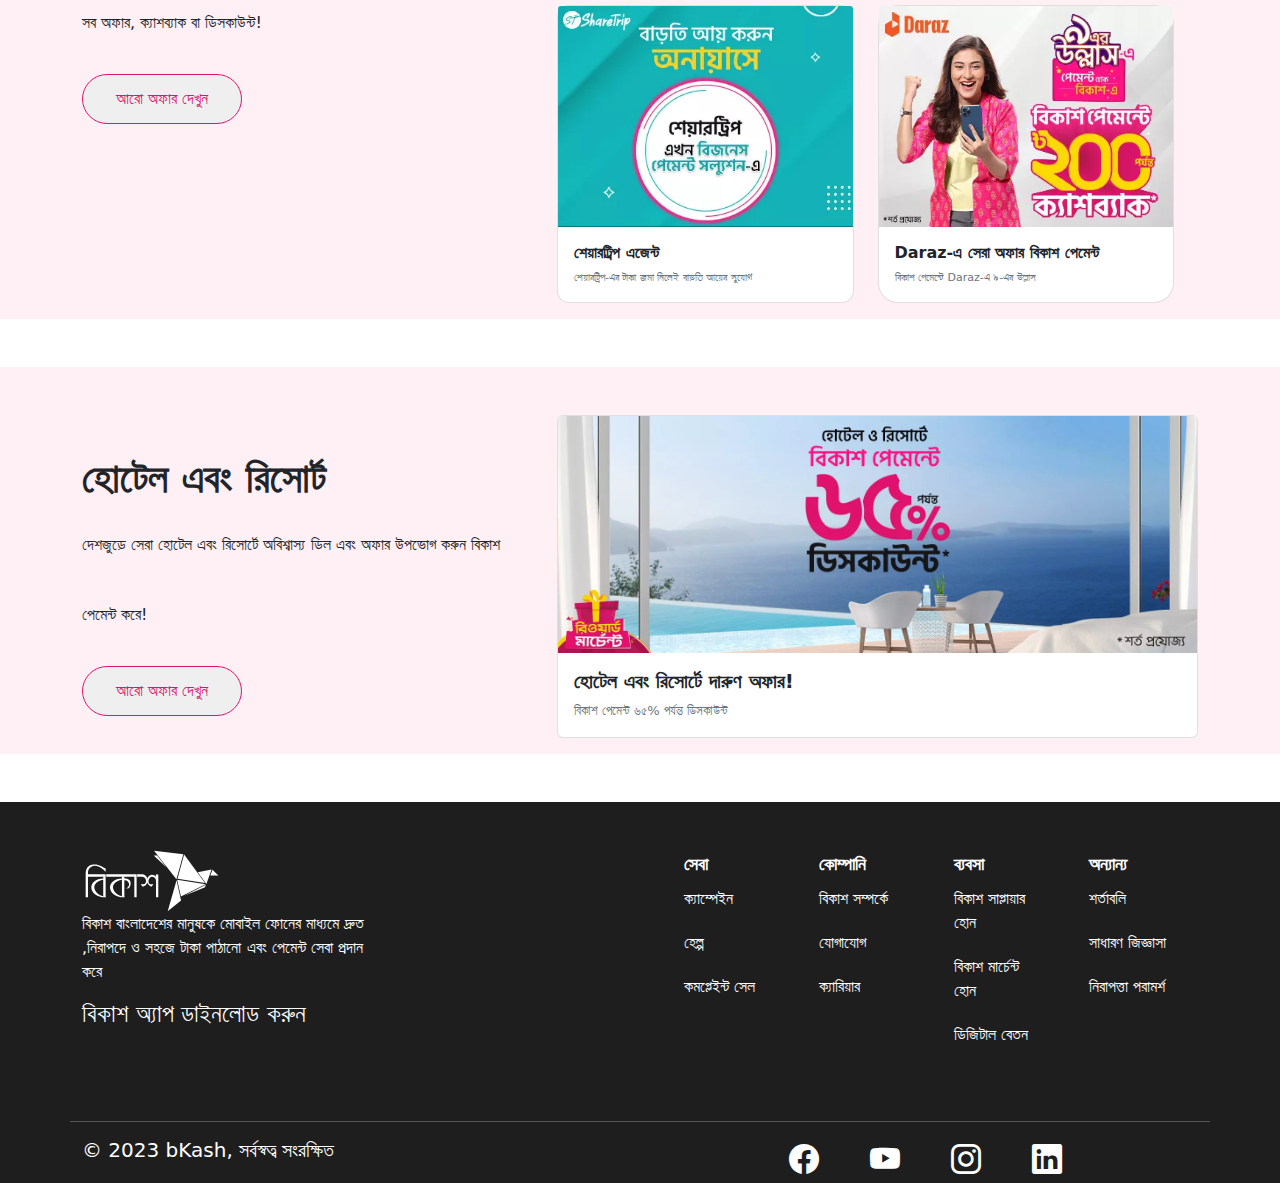
<file: campaign.html>
<!DOCTYPE html>
<html lang="en">
<head>
    <meta charset="UTF-8">
    <meta name="viewport" content="width=device-width, initial-scale=1.0">
    <title>Campaign / বিকাশ</title>


    <link rel="shortcut icon" type="x-icon" href="img/bkicon.png">
    <link rel="stylesheet" href="bootstrapefolder/css/bootstrap.min.css">
    <!-- <link rel="stylesheet" href="bootstrapefolder/css/owl.carousel.min.css"> -->
    <link rel="stylesheet"
      href="https://cdn.jsdelivr.net/npm/bootstrap-icons@1.11.0/font/bootstrap-icons.css">
    <link href="https://unpkg.com/aos@2.3.1/dist/aos.css" rel="stylesheet">
    <link rel="stylesheet" href="bootstrapefolder/css/style.css">
    <link rel="stylesheet" href="bootstrapefolder/css/responsive.css">





</head>
<body>

    
 <!-- NAVBER DESIGN STATR HERE -->
 <nav class="navbar navbar-expand-xl">
    <div class="container">
      <a class="navbar-brand text-white fs-3 fw-lighter" href="index.html">
        <svg xmlns="http://www.w3.org/2000/svg" x="0px" y="0px" viewBox="0 0 122 54" width="140" height="62" xml:space="preserve">
          <title>bKash Logo</title>
          <g fill="#FFFFFF">
              <polygon points="82.9,25.9 86.2,40.5 107.7,29.8"></polygon>
              <polygon points="89,3.8 83.2,25 107.2,28.8"></polygon>
              <polygon points="62.8,0.6 88.3,3.7 82.3,25.5"></polygon>
              <polygon points="62.5,4.8 65.5,4.8 73.5,15.1"></polygon>
              <polygon points="108.4,29.6 100.9,19.3 112.9,17"></polygon>
              <polygon points="107.2,32.5 107.9,30.3 89.2,39.9"></polygon>
              <polygon points="82.4,26.3 86.3,44 74.7,53.4"></polygon>
              <polygon points="111.8,22.3 118.8,22.3 113.7,17.2"></polygon>
              <path d="M5.4 21.2h15.2v2.2H5.2v17.8c0 0-.7-.1-1.1-.1-.4 0-.9.1-.9.1V23.4v-2.2-.1c0-5.2 2-8.2 7-8.5 4.5-.3 8 2.3 10.4 3.6v2.6l-.3.1c-.4-1-5.8-5.5-9.3-5.1-3.6.4-5.8 2.9-5.8 6.2C5.2 20 5.2 20.9 5.4 21.2L5.4 21.2zM36.6 24.9c3.8-.1 5.7 1.2 5.8 4.1.1 1.6-.6 3.1-1.7 4.4l-1.9.1v-.3c.7-.2 2.3-1.3 2.2-3.3s-1.6-3.6-4-3.5c0 0-.4 0-.6.1L36.6 24.9z"></path>
              <polygon points="18.5,23 20.6,23 20.6,41.2 18.5,40.5"></polygon>
              <path d="M57.3,25.5c-0.8-2.7-3.1-4.3-4.8-4.3H48v2.2H51c1.3,0,2.6-0.1,3.8,1c0.5,0.5,0.7,1,0.9,1.7 c0.4,1.7-0.4,3.8-2.4,3.8c-0.6,0-1.3,0-1.9-0.2v0.1c0.5,0.6,0.8,1.4,1.2,2.1c1.2-0.2,2.4-0.9,3.2-1.7 C56.9,28.9,57.6,27.3,57.3,25.5"></path>
              <path d="M60.6 21.5c-1.3.2-3.3 1.3-4 4.1-.2 1.8.3 3.4 1.5 4.6.7.8 1.8 1.5 2.8 1.7.3-.7.7-1.4 1.1-2.1l-.1-.1c-.5.2-1.1.2-1.7.2-2.1-.1-2.4-2.2-2.1-3.8.3-1.4 1.5-2.8 2.8-2.9 1.4-.1 3.1 1 3.4 2.5.2.8.2 1.6.2 2.4v13.2c0 0 .6-.1 1-.1s1 .1 1 .1V21.4h-2.2v2.2c0-.1.1-.1 0-.3C63.6 22 61.8 21.3 60.6 21.5M47.6 21.2v2.2 17.8c0 0-.6-.1-1-.1s-1 .1-1 .1V23.4H21.1v-2.2H47.6zM20.6 41.2h-.3c-7.8 0-12.2-4.3-12.2-8.6 0-3.6 3.3-7.8 10.9-7.8l1.3 1c-5.3 0-9.6 3.4-9.6 6.8 0 3 3.8 7.8 9.9 7.8V41.2z"></path>
              <polygon points="34.8,23 36.9,23 36.9,41.2 34.8,40.5"></polygon>
              <path d="M36.9,41.2h-0.3c-7.8,0-12.2-4.3-12.2-8.6c0-3.6,3.3-7.8,10.9-7.8l1.3,1c-5.3,0-9.6,3.4-9.6,6.8 c0,3,3.8,7.8,9.9,7.8V41.2z"></path>
          </g>
      </svg>  
      </a>
      

      <button class="navbar-toggler" type="button" data-bs-toggle="collapse"
        data-bs-target="#navbarSupportedContent"
        aria-controls="navbarSupportedContent" aria-expanded="false" aria-label="Toggle navigation">

        <span class="navbar-toggler-icon bg-white"><i class="bi bi-upc"></i></span>
      </button>

      <div class="collapse navbar-collapse" id="navbarSupportedContent">
        <ul class="navbar-nav me-auto mb-2 mb-lg-0 ms-5">
          <li class="nav-item navber-item-design"><a href="campaign.html" class="nav-link text-white ms-4">ক্যাম্পেইন</a></li>
          <li class="nav-item  navber-item-design"><a href="services.html" class="nav-link text-white ms-4">সার্ভিসেস</a></li>
- 
          <li class="nav-item  navber-item-design"><a href="business.html"  class="nav-link text-white ms-4">বিজনেস</a></li>
          <li class="nav-item  navber-item-design"><a href="help.html"  class="nav-link text-white ms-4">হেল্প</a></li>
          <li class="nav-item  navber-item-design"><a href="carrier.html"  class="nav-link text-white ms-4">ক্যারিয়ার</a></li>

- 
          <li class="nav-item  navber-item-design"><a href class="nav-link text-white ms-4">পরিচিতি</a></li>
          <li class="nav-item  navber-item-design"><a href class="nav-link text-white ms-4 ">ব্লগ</a></li>  

          <li class="nav-item  navber-item-design"><a href class="nav-link text-white ms-4">পরিচিতি</a></li>
          <li class="nav-item  navber-item-design"><a href class="nav-link text-white ms-4 ">ব্লগ</a></li>  



        </ul>
      </div>
    </div>
  </nav>
  <!-- NAVBAR DESIGN END HERE -->

<!-- অফার খুঁজুন start here -->
<div class="container">
    <div class="row text-center">
        <div class="col-lg-12 col-md-12 text-center mt-5 mb-5">
            <h1>অফার খুঁজুন</h1>

        </div>
            <div class="col-12 col-md-12 border d-flex justify-content-between w-50 m-auto">
        
            <div>কীওয়ার্ড দিয়ে খুজুন</div>
            <div><i class="bi bi-search"></i></div>
      
        </div>
    </div>
        
<div class="row align-items-center justify-content-center mt-5">
   <div class="col-12 col-md-auto text-center">জনপ্রিয় অনুসন্ধান:</div>

    <div class="col-auto mb-3 ms-2"><a href="#" class="btn btn-xs border">পেমেন্ট</a></div>
    <div class="col-auto mb-3 ms-2 "><a href="#" class="btn btn-xs border">এডুকেশন ফি</a></div>
    <div class="col-auto mb-3 ms-2"><a href="#" class="btn btn-xs border">হেলথ কেয়ার</a></div>
    <div class="col-auto mb-3 ms-2"><a href="#" class="btn btn-xs border">অনলাইন পেমেন্ট</a></div>
    <div class="col-auto mb-3 ms-2"><a href="#" class="btn btn-xs border">হোটেল এবং রিসোর্ট</a></div>
    <div class="col-auto mb-3 ms-2"><a href="#" class="btn btn-xs border">মোবাইল রিচার্জ</a></div>
    <div class="col-auto mb-3 ms-2"><a href="#" class="btn btn-xs border">ফুড ডেলিভারি</a></div>
    <div class="col-auto mb-3 ms-2"><a href="#" class="btn btn-xs border">রেস্টুরেন্ট</a></div>
    <div class="col-auto mb-3 ms-2"><a href="#" class="btn btn-xs border">ক্যাশ আউট</a></div>
    <div class="col-auto mb-3 ms-2"><a href="#" class="btn btn-xs border">অ্যাড মানি</a></div>
    <div class="col-auto mb-3 ms-2"><a href="#" class="btn btn-xs border">রেমিটেন্স</a></div>
    <div class="col-auto mb-3 ms-2"><a href="#" class="btn btn-xs border">ওয়েডিং</a></div>
    <div class="col-auto mb-3 ms-2"><a href="#" class="btn btn-xs border">ক্রেডিট কার্ড বিল</a></div>
    <div class="col-auto mb-3 ms-2"><a href="#" class="btn btn-xs border">ইউটিলিটি বিল</a></div>
    <div class="col-auto mb-3 ms-2"><a href="#" class="btn btn-xs border">জুতা</a></div>

</div>
        

    
</div>
<!-- অফার খুঁজুন end here -->



<!-- পেমেন্ট START HERE -->

<section class="mt-5 mb-5" style="background: #fff0f6;">
    <div class="container">
      <div class="row amar-rew">
        <div class="col-lg-5" style="display: flex; align-items: center; text-align: center; justify-content: center;">
          <div class="mt-5 top-text" style="line-height: 70px; text-align: left;">
            <h1 class="fw-bold">পেমেন্ট</h1>
            <p >কেনাকাটায় বিকাশ পেমেন্ট করলেই পাচ্ছেন দারুণ অফার</p>
            <button class="tomer" style="display: flex; justify-content: center; align-items: center; width:160px; height: 50px; border: 1px solid #e2136e; border-radius: 40px; color: #e2136e;">আরো অফার দেখুন</button>
          </div>
        </div>
    
    
    
    
    
    
    
        <div class="col-lg-7 col-md-12 mt-5">
          <div class="row">
           
              <div class="col-12">
                <div class="card mb-3 w-100" style="border-radius: 6px;">
                  <img src="img/Reward.webp" class="card-img-top" alt="...">
                  <div class="card-body">
                    <h5 class="card-title fw-bold">রিওয়ার্ড মার্চেন্ট - লাইফস্টাইলল</h5>
                  
                    <p class="card-text text-muted" style="font-size: 13px;">বিভিন্ন ক্যাটাগরিতে বিকাশ পেমেন্টে আকর্ষণীয় অফার!</p>
                  </div>
                </div>
              </div>
    
              <div class="row desh">
              <div class="col-lg-6 col-md-12  mb-3" style="display: flex; justify-content: center;">
                <div class="card" style="width:19rem; border-radius: 12px;">
                  <img src="img/burger.webp" class="card-img-top" alt="...">
                  <div class="card-body">
                    <h5 class="card-title fw-bold fs-6">রেস্টুরেন্টে আকর্ষণীয় অফার</h5>
                    <p class="card-text text-muted" style="font-size: 11px;">বিকাশ পেমেন্টে ১০০ টাকা ক্যাশব্যাক!</p>
     
                  </div>
                </div>
              </div>
              <div class="col-lg-6 col-md-12 mb-3" style="display:flex; justify-content: center;">
                <div class="card" style="width:19rem; border-radius: 20px;">
                  <img src="img/choclate.webp" class="card-img-top" alt="...">
                  <div class="card-body">
                    <h6 class="card-title fw-bold">Waffle অর্ডারে স্পেশাল অফার!</h6>
                    <p class="card-text text-muted" style="font-size: 11px;">পছন্দের Waffle অর্ডারে বিকাশ পেমেন্ট করলেই অফার!</p>
                
                  </div>
                </div>
              </div>
              </div>
    
    </div>
    
          </div>
        </div>
      </div>
    </div>
    
    </section>

    <!-- পেমেন্টEND HERE -->


<!-- অনলাইন পেমেন্ট start here -->


<section class="mt-5 mb-5" style="background: #fff0f6;">
    <div class="container">
      <div class="row amar-rew">
        <div class="col-lg-5" style="display: flex; align-items: center; text-align: center; justify-content: center;">
          <div class="mt-5 top-text" style="line-height: 70px; text-align: left;">
            <h1 class="fw-bold">অনলাইন পেমেন্ট</h1>
            <p >অনলাইন স্টোরে বেশি বেশি কেনাকাটার পেমেন্ট করুন বিকাশ-এ আর উপভোগ করুন দারুণ সব অফার, ক্যাশব্যাক বা ডিসকাউন্ট!</p>
            <button class="tomer" style="display: flex; justify-content: center; align-items: center; width:160px; height: 50px; border: 1px solid #e2136e; border-radius: 40px; color: #e2136e;">আরো অফার দেখুন</button>
          </div>
        </div>
    
    
    
    
    
    
    
        <div class="col-lg-7 col-md-12 mt-5">
          <div class="row">
           
              <div class="col-12">
                <div class="card mb-3 w-100" style="border-radius: 6px;">
                  <img src="img/arong.webp" class="card-img-top" alt="...">
                  <div class="card-body">
                    <h5 class="card-title fw-bold">আড়ং ওয়েবসাইটে ৳৩০০ পর্যন্ত অফার</h5>
                  
                    <p class="card-text text-muted" style="font-size: 13px;">আড়ং ওয়েবসাইটে ৳৩০০ পর্যন্ত অফার</p>
                  </div>
                </div>
              </div>
    
              <div class="row desh">
              <div class="col-lg-6 col-md-12  mb-3" style="display: flex; justify-content: center;">
                <div class="card" style="width:19rem; border-radius: 12px;">
                  <img src="img/sharetrip.webp" class="card-img-top" alt="...">
                  <div class="card-body">
                    <h5 class="card-title fw-bold fs-6">শেয়ারট্রিপ এজেন্ট</h5>
                    <p class="card-text text-muted" style="font-size: 11px;">
                        শেয়ারট্রিপ-এর টাকা জমা নিলেই বাড়তি আয়ের সুযোগ</p>
     
                  </div>
                </div>
              </div>
              <div class="col-lg-6 col-md-12 mb-3" style="display:flex; justify-content: center;">
                <div class="card" style="width:19rem; border-radius: 20px;">
                  <img src="img/daraz.webp" class="card-img-top" alt="...">
                  <div class="card-body">
                    <h6 class="card-title fw-bold">Daraz-এ সেরা অফার বিকাশ পেমেন্ট</h6>
                    <p class="card-text text-muted" style="font-size: 11px;">
                        বিকাশ পেমেন্টে Daraz-এ ৯-এর উল্লাস</p>
                
                  </div>
                </div>
              </div>
              </div>
    
    </div>
    
          </div>
        </div>
      </div>
    </div>
    
    </section>


<!-- অনলাইন পেমেন্ট start here -->




<!-- হোটেল এবং রিসোর্ট start here -->
<section class="mt-5 mb-5" style="background: #fff0f6;">
  <div class="container">
    <div class="row amar-rew">
      <div class="col-lg-5" style="display: flex; align-items: center; text-align: center; justify-content: center;">
        <div class="mt-5 top-text" style="line-height: 70px; text-align: left;">
          <h1 class="fw-bold">হোটেল এবং রিসোর্ট</h1>
          <p >দেশজুড়ে সেরা হোটেল এবং রিসোর্টে অবিশ্বাস্য ডিল এবং অফার উপভোগ করুন বিকাশ পেমেন্ট করে!</p>
          <button class="tomer" style="display: flex; justify-content: center; align-items: center; width:160px; height: 50px; border: 1px solid #e2136e; border-radius: 40px; color: #e2136e;">আরো অফার দেখুন</button>
        </div>
      </div>
  
  
  
  
  
  
  
      <div class="col-lg-7 col-md-12 mt-5">
        <div class="row">
         
            <div class="col-12">
              <div class="card mb-3 w-100" style="border-radius: 6px;">
                <img src="img/hotel.webp" class="card-img-top" alt="...">
                <div class="card-body">
                  <h5 class="card-title fw-bold">হোটেল এবং রিসোর্টে দারুণ অফার!</h5>
                
                  <p class="card-text text-muted" style="font-size: 13px;">বিকাশ পেমেন্ট ৬৫% পর্যন্ত ডিসকাউন্ট</p>
                </div>
              </div>
            </div>
  
        
  
  </div>
  
        </div>
      </div>
    </div>
  </div>
  
  </section>
<!-- হোটেল এবং রিসোর্ট start here -->
<!--footer start here  -->
<footer style="background:#1e1e1e;margin-top: 30px;">
  <div class="container">
    <div class="row">
      <div class="col-lg-6 col-md-12">
        <div class="row mt-5 mb-5">
          <div class="col-lg-12 col-md-6">
            <div class="footer-design" style="color: white;">
              
                <svg xmlns="http://www.w3.org/2000/svg" x="0px" y="0px" viewBox="0 0 122 54" width="140" height="62" xml:space="preserve">
                  <title>bKash Logo</title>
                  <g fill="#FFFFFF">
                      <polygon points="82.9,25.9 86.2,40.5 107.7,29.8"></polygon>
                      <polygon points="89,3.8 83.2,25 107.2,28.8"></polygon>
                      <polygon points="62.8,0.6 88.3,3.7 82.3,25.5"></polygon>
                      <polygon points="62.5,4.8 65.5,4.8 73.5,15.1"></polygon>
                      <polygon points="108.4,29.6 100.9,19.3 112.9,17"></polygon>
                      <polygon points="107.2,32.5 107.9,30.3 89.2,39.9"></polygon>
                      <polygon points="82.4,26.3 86.3,44 74.7,53.4"></polygon>
                      <polygon points="111.8,22.3 118.8,22.3 113.7,17.2"></polygon>
                      <path d="M5.4 21.2h15.2v2.2H5.2v17.8c0 0-.7-.1-1.1-.1-.4 0-.9.1-.9.1V23.4v-2.2-.1c0-5.2 2-8.2 7-8.5 4.5-.3 8 2.3 10.4 3.6v2.6l-.3.1c-.4-1-5.8-5.5-9.3-5.1-3.6.4-5.8 2.9-5.8 6.2C5.2 20 5.2 20.9 5.4 21.2L5.4 21.2zM36.6 24.9c3.8-.1 5.7 1.2 5.8 4.1.1 1.6-.6 3.1-1.7 4.4l-1.9.1v-.3c.7-.2 2.3-1.3 2.2-3.3s-1.6-3.6-4-3.5c0 0-.4 0-.6.1L36.6 24.9z"></path>
                      <polygon points="18.5,23 20.6,23 20.6,41.2 18.5,40.5"></polygon>
                      <path d="M57.3,25.5c-0.8-2.7-3.1-4.3-4.8-4.3H48v2.2H51c1.3,0,2.6-0.1,3.8,1c0.5,0.5,0.7,1,0.9,1.7 c0.4,1.7-0.4,3.8-2.4,3.8c-0.6,0-1.3,0-1.9-0.2v0.1c0.5,0.6,0.8,1.4,1.2,2.1c1.2-0.2,2.4-0.9,3.2-1.7 C56.9,28.9,57.6,27.3,57.3,25.5"></path>
                      <path d="M60.6 21.5c-1.3.2-3.3 1.3-4 4.1-.2 1.8.3 3.4 1.5 4.6.7.8 1.8 1.5 2.8 1.7.3-.7.7-1.4 1.1-2.1l-.1-.1c-.5.2-1.1.2-1.7.2-2.1-.1-2.4-2.2-2.1-3.8.3-1.4 1.5-2.8 2.8-2.9 1.4-.1 3.1 1 3.4 2.5.2.8.2 1.6.2 2.4v13.2c0 0 .6-.1 1-.1s1 .1 1 .1V21.4h-2.2v2.2c0-.1.1-.1 0-.3C63.6 22 61.8 21.3 60.6 21.5M47.6 21.2v2.2 17.8c0 0-.6-.1-1-.1s-1 .1-1 .1V23.4H21.1v-2.2H47.6zM20.6 41.2h-.3c-7.8 0-12.2-4.3-12.2-8.6 0-3.6 3.3-7.8 10.9-7.8l1.3 1c-5.3 0-9.6 3.4-9.6 6.8 0 3 3.8 7.8 9.9 7.8V41.2z"></path>
                      <polygon points="34.8,23 36.9,23 36.9,41.2 34.8,40.5"></polygon>
                      <path d="M36.9,41.2h-0.3c-7.8,0-12.2-4.3-12.2-8.6c0-3.6,3.3-7.8,10.9-7.8l1.3,1c-5.3,0-9.6,3.4-9.6,6.8 c0,3,3.8,7.8,9.9,7.8V41.2z"></path>
                  </g>
              </svg>
              
              <p>বিকাশ বাংলাদেশের মানুষকে মোবাইল ফোনের মাধ্যমে দ্রুত <br>,নিরাপদে ও সহজে টাকা পাঠানো এবং পেমেন্ট সেবা প্রদান <br> করে </p>
              <h4>বিকাশ অ্যাপ ডাইনলোড করুন</h4>
            </div>
          </div>
        </div>
      </div>
      <div class="col-lg-6 col-md-12">
        <div class="row mt-5 mb-5">
          <div class="col-lg-12 col-md-6 d-flex ">
    <div class="row" style="color: white;">
        
  <div class="col-lg-3 col-md-4 tomer-ses">
    <ul style="list-style: none;">
      <span >সেবা</span>
      <li><a href="">ক্যাম্পেইন</a></li>
      <li><a href="">হেল্প</a></li>
      <li><a href="">কমপ্লেইন্ট সেল</a></li>
    </ul>
  
  </div>
  
  <div class="col-lg-3 col-md-4 tomer-ses">
    <ul style="list-style: none;">
      <span>কোম্পানি</span>
      <li><a href="">বিকাশ সম্পর্কে</a></li>
      <li><a href="">যোগাযোগ</a></li>
      <li><a href="">ক্যারিয়ার</a></li>
    </ul>
  </div>
            
  <div class="col-lg-3 col-md-4 tomer-ses">
            <ul style="list-style: none;">
              <span>ব্যবসা</span>
              <li><a href="">বিকাশ সাপ্লায়ার হোন</a></li>
              <li><a href="">বিকাশ মার্চেন্ট হোন</a></li>
              <li><a href="">ডিজিটাল বেতন</a></li>
            </ul>
  </div>
  
  <div class="col-lg-3 col-md-12 tomer-ses">
                <ul style="list-style: none;">
                  <span>অন্যান্য</span>
                  <li><a href="">শর্তাবলি</a></li>
                  <li><a href="">সাধারণ জিজ্ঞাসা</a></li>
                  <li><a href="">নিরাপত্তা পরামর্শ</a></li>
                </ul>
    
  </div>
  
    </div>     
          </div>
        </div>
      </div>
      <hr style="background: white;">
      <div class="container">
        <div class="row">
          <div class="col-lg-6 col-md-12">
            <h5 style="color: white;">© 2023 bKash, সর্বস্বত্ব সংরক্ষিত</h5>
          </div>
          <div class="col-lg-6 col-md-12 d-flex justify-content-evenly ">
  
  <div class="d-flex justify-content-between w-50 aktu-lekho" >
    <div><i class="bi bi-facebook" style="color: white;font-size: 30px;"></i></div>
    <div><i class="bi bi-youtube" style="color: white;font-size: 30px;"></i></div>
    <div><i class="bi bi-instagram" style="color: white;font-size: 30px;"></i></div>
    <div><i class="bi bi-linkedin" style="color: white;font-size: 30px;"></i></div>
  </div>
  
         </div>
          </div>
        </div>
      </div>
    </div>
    
  </div>
  
  
  </footer>
<!-- footer end here -->

        <!-- ALL JS FILE HERE PLS DONT TOUCH THERE -->
        <script src="bootstrapefolder/js/bootstrap.bundle.min.js"></script>
        <script src="bootstrapefolder/js/jquery-3.7.1.min.js"></script>
        
        <script src="bootstrapefolder/js/aos.js"></script>
        <script src="https://unpkg.com/aos@2.3.1/dist/aos.js"></script>
        <script>
          AOS.init();
        </script>
        <!-- ALL JS FILE HERE PLS DONT TOUCH THERE -->
    
</body>
</html>
</file>
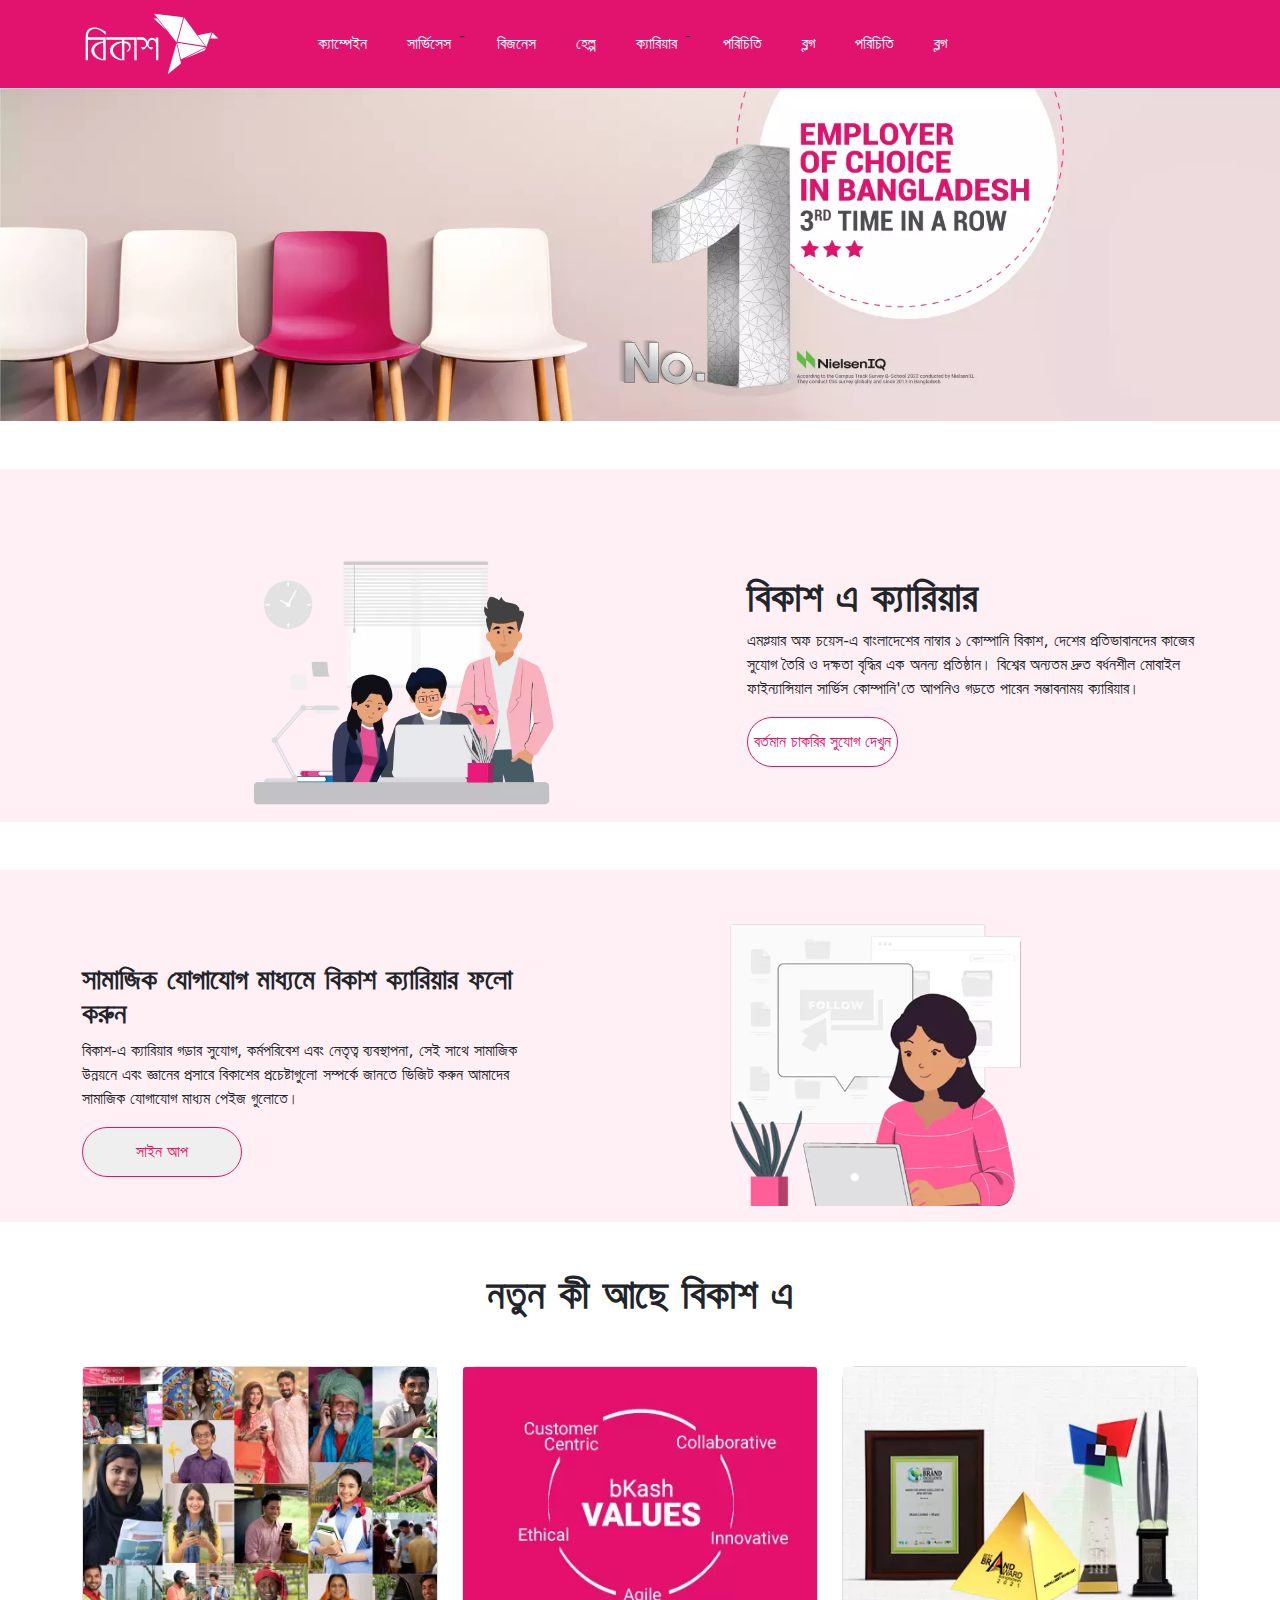
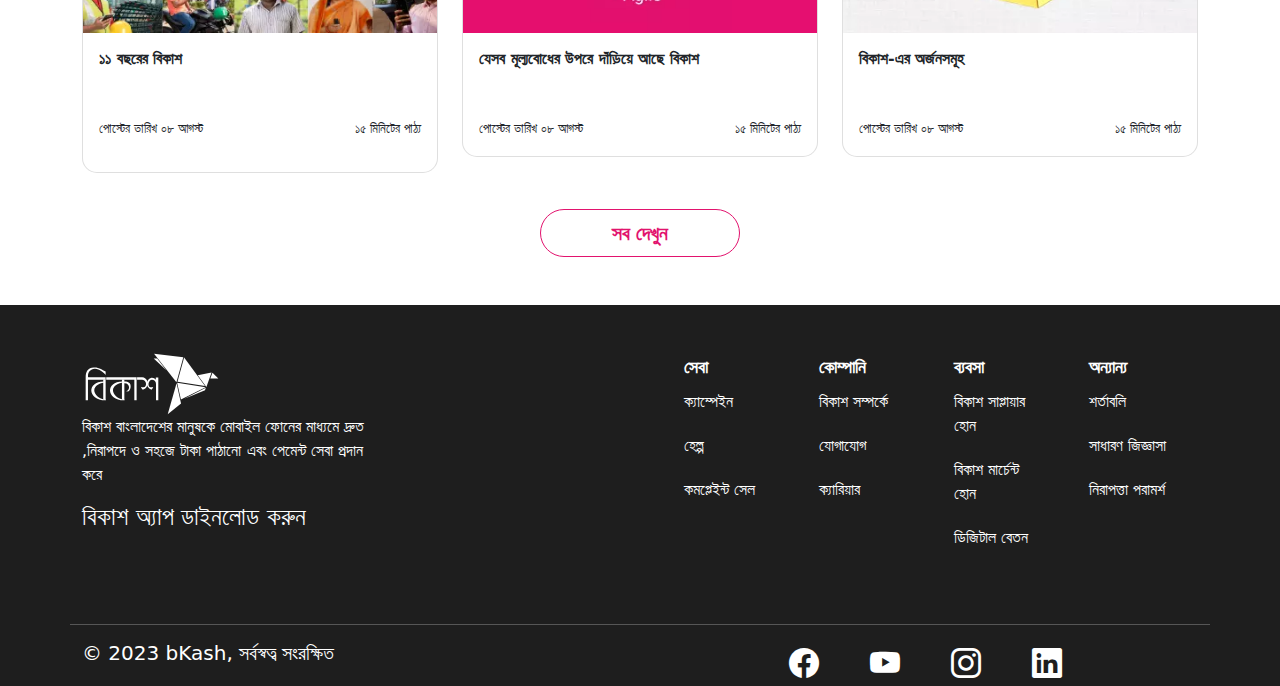
<file: carrier.html>
<!DOCTYPE html>
<html lang="en">
<head>
    <meta charset="UTF-8">
    <meta name="viewport" content="width=device-width, initial-scale=1.0">
    <title>বিকাশ</title>
    
    <link rel="shortcut icon" type="x-icon" href="img/bkicon.png">
    <link rel="stylesheet" href="bootstrapefolder/css/bootstrap.min.css">
    <!-- <link rel="stylesheet" href="bootstrapefolder/css/owl.carousel.min.css"> -->
    <link rel="stylesheet" href="https://cdn.jsdelivr.net/npm/bootstrap-icons@1.11.0/font/bootstrap-icons.css">
    <link href="https://unpkg.com/aos@2.3.1/dist/aos.css" rel="stylesheet">
    <link rel="stylesheet" href="bootstrapefolder/css/style.css">
    <link rel="stylesheet" href="bootstrapefolder/css/responsive.css">

</head>
<body>
       <!-- NAVBER DESIGN STATR HERE -->
       <nav class="navbar navbar-expand-xl">
        <div class="container">
          <a class="navbar-brand text-white fs-3 fw-lighter" href="index.html">
            <svg xmlns="http://www.w3.org/2000/svg" x="0px" y="0px" viewBox="0 0 122 54" width="140" height="62" xml:space="preserve">
              <title>bKash Logo</title>
              <g fill="#FFFFFF">
                  <polygon points="82.9,25.9 86.2,40.5 107.7,29.8"></polygon>
                  <polygon points="89,3.8 83.2,25 107.2,28.8"></polygon>
                  <polygon points="62.8,0.6 88.3,3.7 82.3,25.5"></polygon>
                  <polygon points="62.5,4.8 65.5,4.8 73.5,15.1"></polygon>
                  <polygon points="108.4,29.6 100.9,19.3 112.9,17"></polygon>
                  <polygon points="107.2,32.5 107.9,30.3 89.2,39.9"></polygon>
                  <polygon points="82.4,26.3 86.3,44 74.7,53.4"></polygon>
                  <polygon points="111.8,22.3 118.8,22.3 113.7,17.2"></polygon>
                  <path d="M5.4 21.2h15.2v2.2H5.2v17.8c0 0-.7-.1-1.1-.1-.4 0-.9.1-.9.1V23.4v-2.2-.1c0-5.2 2-8.2 7-8.5 4.5-.3 8 2.3 10.4 3.6v2.6l-.3.1c-.4-1-5.8-5.5-9.3-5.1-3.6.4-5.8 2.9-5.8 6.2C5.2 20 5.2 20.9 5.4 21.2L5.4 21.2zM36.6 24.9c3.8-.1 5.7 1.2 5.8 4.1.1 1.6-.6 3.1-1.7 4.4l-1.9.1v-.3c.7-.2 2.3-1.3 2.2-3.3s-1.6-3.6-4-3.5c0 0-.4 0-.6.1L36.6 24.9z"></path>
                  <polygon points="18.5,23 20.6,23 20.6,41.2 18.5,40.5"></polygon>
                  <path d="M57.3,25.5c-0.8-2.7-3.1-4.3-4.8-4.3H48v2.2H51c1.3,0,2.6-0.1,3.8,1c0.5,0.5,0.7,1,0.9,1.7 c0.4,1.7-0.4,3.8-2.4,3.8c-0.6,0-1.3,0-1.9-0.2v0.1c0.5,0.6,0.8,1.4,1.2,2.1c1.2-0.2,2.4-0.9,3.2-1.7 C56.9,28.9,57.6,27.3,57.3,25.5"></path>
                  <path d="M60.6 21.5c-1.3.2-3.3 1.3-4 4.1-.2 1.8.3 3.4 1.5 4.6.7.8 1.8 1.5 2.8 1.7.3-.7.7-1.4 1.1-2.1l-.1-.1c-.5.2-1.1.2-1.7.2-2.1-.1-2.4-2.2-2.1-3.8.3-1.4 1.5-2.8 2.8-2.9 1.4-.1 3.1 1 3.4 2.5.2.8.2 1.6.2 2.4v13.2c0 0 .6-.1 1-.1s1 .1 1 .1V21.4h-2.2v2.2c0-.1.1-.1 0-.3C63.6 22 61.8 21.3 60.6 21.5M47.6 21.2v2.2 17.8c0 0-.6-.1-1-.1s-1 .1-1 .1V23.4H21.1v-2.2H47.6zM20.6 41.2h-.3c-7.8 0-12.2-4.3-12.2-8.6 0-3.6 3.3-7.8 10.9-7.8l1.3 1c-5.3 0-9.6 3.4-9.6 6.8 0 3 3.8 7.8 9.9 7.8V41.2z"></path>
                  <polygon points="34.8,23 36.9,23 36.9,41.2 34.8,40.5"></polygon>
                  <path d="M36.9,41.2h-0.3c-7.8,0-12.2-4.3-12.2-8.6c0-3.6,3.3-7.8,10.9-7.8l1.3,1c-5.3,0-9.6,3.4-9.6,6.8 c0,3,3.8,7.8,9.9,7.8V41.2z"></path>
              </g>
          </svg>
  
          </a>
          
  
          <button class="navbar-toggler" type="button" data-bs-toggle="collapse"
            data-bs-target="#navbarSupportedContent"
            aria-controls="navbarSupportedContent" aria-expanded="false" aria-label="Toggle navigation">
  
            <span class="navbar-toggler-icon bg-white"><i class="bi bi-upc"></i></span>
          </button>
  
          <div class="collapse navbar-collapse" id="navbarSupportedContent">
            <ul class="navbar-nav me-auto mb-2 mb-lg-0 ms-5">
        
              <li class="nav-item navber-item-design"><a href ="campaign.html" class="nav-link text-white ms-4">ক্যাম্পেইন</a></li>
             
  
              <li class="nav-item  navber-item-design"><a href="services.html" class="nav-link text-white ms-4">সার্ভিসেস</a></li>
  - 
              <li class="nav-item  navber-item-design"><a href="business.html"  class="nav-link text-white ms-4">বিজনেস</a></li>
              <li class="nav-item  navber-item-design"><a href="help.html"  class="nav-link text-white ms-4">হেল্প</a></li>
              <li class="nav-item  navber-item-design"><a href="carrier.html"  class="nav-link text-white ms-4">ক্যারিয়ার</a></li>
  
  - 
              <li class="nav-item  navber-item-design"><a href class="nav-link text-white ms-4">পরিচিতি</a></li>
              <li class="nav-item  navber-item-design"><a href class="nav-link text-white ms-4 ">ব্লগ</a></li>  
  
              <li class="nav-item  navber-item-design"><a href class="nav-link text-white ms-4">পরিচিতি</a></li>
              <li class="nav-item  navber-item-design"><a href class="nav-link text-white ms-4 ">ব্লগ</a></li>  
  
  
  
            </ul>
          </div>
        </div>
      </nav>
      <!-- NAVBAR DESIGN END HERE -->

      <section>
        <img src="img/02_career_update-feb-1920-X-500_1681382592628.webp" class="w-100" alt="">
    </section>

<!-- মার্চেন্ট START HERE -->
<section class="mt-5 mb-5" style="background:#fff0f6;">
    <div class="container">
      <div class="row amar-rew">



        <div class="col-lg-7 col-md-12 mt-5">
            <div class="row">
             
                <div class="col-12 d-flex justify-content-center">
                  <div class="card mb-3 w-50" style="border-radius: 6px; background: none; border: 0;">
                    <img src="img/career_at_bkash_1677696071707.webp" class="card-img-top" alt="...">
                   
                  </div>
                </div>
      
      
      </div>
      
            </div>






        <div class="col-lg-5" style="display: flex; align-items: center; text-align: center; justify-content: center;">
          <div class="mt-5 top-text" style="text-align: left;">
            <h1 class="fw-bold">বিকাশ এ ক্যারিয়ার</h1>
            <p>এমপ্লয়ার অফ চয়েস-এ বাংলাদেশের নাম্বার ১ কোম্পানি বিকাশ, দেশের প্রতিভাবানদের কাজের সুযোগ তৈরি ও দক্ষতা বৃদ্ধির এক অনন্য প্রতিষ্ঠান। বিশ্বের অন্যতম দ্রুত বর্ধনশীল মোবাইল ফাইন্যান্সিয়াল সার্ভিস কোম্পানি'তে আপনিও গড়তে পারেন সম্ভাবনাময় ক্যারিয়ার।
            </p>
            <button class="tomer" style="display: flex; justify-content: center; align-items: center;  height: 50px; border: 1px solid #e2136e; border-radius: 40px; color: #e2136e; background: white; ">বর্তমান চাকরির সুযোগ দেখুন</button>
          </div>
        </div>

        </div>
      </div>
    </div>
    
    </section>
<!-- মার্চেন্ট END HERE -->

<!-- সামাজিক যোগাযোগ মাধ্যমে বিকাশ ক্যারিয়ার ফলো করুন start here -->
<section class="mt-5 mb-5" style="background: #fff0f6;">
    <div class="container">
      <div class="row amar-rew">
        <div class="col-lg-5" style="display: flex; align-items: center; text-align: center; justify-content: center;">
          <div class="mt-5 top-text" style="text-align: left;">
            <h3 class="fw-bold bholah">সামাজিক যোগাযোগ মাধ্যমে বিকাশ ক্যারিয়ার ফলো করুন</h3>
            <p class="bhola">বিকাশ-এ ক্যারিয়ার গড়ার সুযোগ, কর্মপরিবেশ এবং নেতৃত্ব ব্যবস্থাপনা, সেই সাথে সামাজিক উন্নয়নে এবং জ্ঞানের প্রসারে বিকাশের প্রচেষ্টাগুলো সম্পর্কে জানতে ভিজিট করুন আমাদের সামাজিক যোগাযোগ মাধ্যম পেইজ গুলোতে।
            </p>
            <button class="tomer" style="display: flex; justify-content: center; align-items: center; width:160px; height: 50px; border: 1px solid #e2136e; border-radius: 40px; color: #e2136e;">সাইন আপ</button>
          </div>
        </div>
    
    
    
    
    
    
    
        <div class="col-lg-7 col-md-12 mt-5">
          <div class="row">
           
              <div class="col-12 d-flex justify-content-center">
                <div class="card mb-3 w-50" style="border-radius: 6px; background: none; border: 0;">
                  <img src="img/minar-laptop.webp" class="card-img-top" alt="...">
                 
                </div>
              </div>
    
    
    </div>
    
          </div>
        </div>
      </div>
    </div>
    
    </section>
<!-- সামাজিক যোগাযোগ মাধ্যমে বিকাশ ক্যারিয়ার ফলো করুন end here -->



<!-- বিকাশ এ জীবন start here -->

<div class="container mt-5 mb-5">
    <div class="col text-center mb-5"><h1 class="fw-bolder fs-1">নতুন কী আছে বিকাশ এ</h1></div>
    <div class="row">
  
      <div class="col-lg-4 col-md-6 mb-3">
        <div class="card newbkash-hver" style="width:100%; border-radius: 15px;">
          <img src="img/01_empowerment-400-X-300-px_1668602921519.webp" class="card-img-top" alt="...">
          <div class="card-body">
            <h6 class="card-title fw-bold">১১ বছরের বিকাশ</h6>
            <div class="d-flex justify-content-between mt-5 mb-3">
              <div><span style="font-size: 13px;">পোস্টের তারিখ ০৮ আগস্ট</span></div>
              <div><span style="font-size: 13px;">১৫ মিনিটের পাঠ্য</span></div>
            </div>
          </div>
        </div>
      </div>
      <div class="col-lg-4 col-md-6 mb-3">
        <div class="card newbkash-hver" style="width:100%;border-radius: 15px;">
          <img src="img/circle.webp" class="card-img-top" alt="...">
          <div class="card-body">
            <h6 class="card-title fw-bolder">যেসব মূল্যবোধের উপরে দাঁড়িয়ে আছে বিকাশ</h6>
            <div class="d-flex justify-content-between mt-5">
              <div><span style="font-size: 13px;">পোস্টের তারিখ ০৮ আগস্ট</span></div>
              <div><span style="font-size: 13px;">১৫ মিনিটের পাঠ্য</span></div>
            </div>
          </div>
        </div>
      </div>
      <div class="col-lg-4 col-md-6 mb-3">
        <div class="card newbkash-hver" style="width:100%;border-radius: 15px;">
          <img src="img/02_achievement_-400-X-300-px_1668603133660.webp" class="card-img-top" alt="...">
          <div class="card-body">
            <h6 class="card-title fw-bold">বিকাশ-এর অর্জনসমূহ</h6>
            <div class="d-flex justify-content-between mt-5">
              <div><span style="font-size: 13px;">পোস্টের তারিখ ০৮ আগস্ট</span></div>
              <div><span style="font-size: 13px;">১৫ মিনিটের পাঠ্য</span></div>
            </div>
          </div>
        </div>
      </div>
  
  <div class="col text-center">
  <button class="design">সব দেখুন</button>
  </div>
  
    </div>
  </div>


<!-- বিকাশ এ জীবন end here -->


<!-- footer start here  -->
<footer style="background:#1e1e1e;margin-top: 30px;">
    <div class="container">
      <div class="row">
        <div class="col-lg-6 col-md-12">
          <div class="row mt-5 mb-5">
            <div class="col-lg-12 col-md-6">
              <div class="footer-design" style="color: white;">
                
                  <svg xmlns="http://www.w3.org/2000/svg" x="0px" y="0px" viewBox="0 0 122 54" width="140" height="62" xml:space="preserve">
                    <title>bKash Logo</title>
                    <g fill="#FFFFFF">
                        <polygon points="82.9,25.9 86.2,40.5 107.7,29.8"></polygon>
                        <polygon points="89,3.8 83.2,25 107.2,28.8"></polygon>
                        <polygon points="62.8,0.6 88.3,3.7 82.3,25.5"></polygon>
                        <polygon points="62.5,4.8 65.5,4.8 73.5,15.1"></polygon>
                        <polygon points="108.4,29.6 100.9,19.3 112.9,17"></polygon>
                        <polygon points="107.2,32.5 107.9,30.3 89.2,39.9"></polygon>
                        <polygon points="82.4,26.3 86.3,44 74.7,53.4"></polygon>
                        <polygon points="111.8,22.3 118.8,22.3 113.7,17.2"></polygon>
                        <path d="M5.4 21.2h15.2v2.2H5.2v17.8c0 0-.7-.1-1.1-.1-.4 0-.9.1-.9.1V23.4v-2.2-.1c0-5.2 2-8.2 7-8.5 4.5-.3 8 2.3 10.4 3.6v2.6l-.3.1c-.4-1-5.8-5.5-9.3-5.1-3.6.4-5.8 2.9-5.8 6.2C5.2 20 5.2 20.9 5.4 21.2L5.4 21.2zM36.6 24.9c3.8-.1 5.7 1.2 5.8 4.1.1 1.6-.6 3.1-1.7 4.4l-1.9.1v-.3c.7-.2 2.3-1.3 2.2-3.3s-1.6-3.6-4-3.5c0 0-.4 0-.6.1L36.6 24.9z"></path>
                        <polygon points="18.5,23 20.6,23 20.6,41.2 18.5,40.5"></polygon>
                        <path d="M57.3,25.5c-0.8-2.7-3.1-4.3-4.8-4.3H48v2.2H51c1.3,0,2.6-0.1,3.8,1c0.5,0.5,0.7,1,0.9,1.7 c0.4,1.7-0.4,3.8-2.4,3.8c-0.6,0-1.3,0-1.9-0.2v0.1c0.5,0.6,0.8,1.4,1.2,2.1c1.2-0.2,2.4-0.9,3.2-1.7 C56.9,28.9,57.6,27.3,57.3,25.5"></path>
                        <path d="M60.6 21.5c-1.3.2-3.3 1.3-4 4.1-.2 1.8.3 3.4 1.5 4.6.7.8 1.8 1.5 2.8 1.7.3-.7.7-1.4 1.1-2.1l-.1-.1c-.5.2-1.1.2-1.7.2-2.1-.1-2.4-2.2-2.1-3.8.3-1.4 1.5-2.8 2.8-2.9 1.4-.1 3.1 1 3.4 2.5.2.8.2 1.6.2 2.4v13.2c0 0 .6-.1 1-.1s1 .1 1 .1V21.4h-2.2v2.2c0-.1.1-.1 0-.3C63.6 22 61.8 21.3 60.6 21.5M47.6 21.2v2.2 17.8c0 0-.6-.1-1-.1s-1 .1-1 .1V23.4H21.1v-2.2H47.6zM20.6 41.2h-.3c-7.8 0-12.2-4.3-12.2-8.6 0-3.6 3.3-7.8 10.9-7.8l1.3 1c-5.3 0-9.6 3.4-9.6 6.8 0 3 3.8 7.8 9.9 7.8V41.2z"></path>
                        <polygon points="34.8,23 36.9,23 36.9,41.2 34.8,40.5"></polygon>
                        <path d="M36.9,41.2h-0.3c-7.8,0-12.2-4.3-12.2-8.6c0-3.6,3.3-7.8,10.9-7.8l1.3,1c-5.3,0-9.6,3.4-9.6,6.8 c0,3,3.8,7.8,9.9,7.8V41.2z"></path>
                    </g>
                </svg>
                
                <p>বিকাশ বাংলাদেশের মানুষকে মোবাইল ফোনের মাধ্যমে দ্রুত <br>,নিরাপদে ও সহজে টাকা পাঠানো এবং পেমেন্ট সেবা প্রদান <br> করে </p>
                <h4>বিকাশ অ্যাপ ডাইনলোড করুন</h4>
              </div>
            </div>
          </div>
        </div>
        <div class="col-lg-6 col-md-12">
          <div class="row mt-5 mb-5">
            <div class="col-lg-12 col-md-6 d-flex ">
      <div class="row" style="color: white;">
          
    <div class="col-lg-3 col-md-4 tomer-ses">
      <ul style="list-style: none;">
        <span >সেবা</span>
        <li><a href="">ক্যাম্পেইন</a></li>
        <li><a href="">হেল্প</a></li>
        <li><a href="">কমপ্লেইন্ট সেল</a></li>
      </ul>
    
    </div>
    
    <div class="col-lg-3 col-md-4 tomer-ses">
      <ul style="list-style: none;">
        <span>কোম্পানি</span>
        <li><a href="">বিকাশ সম্পর্কে</a></li>
        <li><a href="">যোগাযোগ</a></li>
        <li><a href="">ক্যারিয়ার</a></li>
      </ul>
    </div>
              
    <div class="col-lg-3 col-md-4 tomer-ses">
              <ul style="list-style: none;">
                <span>ব্যবসা</span>
                <li><a href="">বিকাশ সাপ্লায়ার হোন</a></li>
                <li><a href="">বিকাশ মার্চেন্ট হোন</a></li>
                <li><a href="">ডিজিটাল বেতন</a></li>
              </ul>
    </div>
    
    <div class="col-lg-3 col-md-12 tomer-ses">
                  <ul style="list-style: none;">
                    <span>অন্যান্য</span>
                    <li><a href="">শর্তাবলি</a></li>
                    <li><a href="">সাধারণ জিজ্ঞাসা</a></li>
                    <li><a href="">নিরাপত্তা পরামর্শ</a></li>
                  </ul>
      
    </div>
    
      </div>     
            </div>
          </div>
        </div>
        <hr style="background: white;">
        <div class="container">
          <div class="row">
            <div class="col-lg-6 col-md-12">
              <h5 style="color: white;">© 2023 bKash, সর্বস্বত্ব সংরক্ষিত</h5>
            </div>
            <div class="col-lg-6 col-md-12 d-flex justify-content-evenly ">
    
    <div class="d-flex justify-content-between w-50 aktu-lekho" >
      <div><i class="bi bi-facebook" style="color: white;font-size: 30px;"></i></div>
      <div><i class="bi bi-youtube" style="color: white;font-size: 30px;"></i></div>
      <div><i class="bi bi-instagram" style="color: white;font-size: 30px;"></i></div>
      <div><i class="bi bi-linkedin" style="color: white;font-size: 30px;"></i></div>
    </div>
    
           </div>
            </div>
          </div>
        </div>
      </div>
      
    </div>
    
    
    </footer>
    <!-- footer end here -->
    



     <!-- ALL JS FILE HERE PLS DONT TOUCH THERE -->
     <script src="bootstrapefolder/js/bootstrap.bundle.min.js"></script>
     <script src="bootstrapefolder/js/jquery-3.7.1.min.js"></script>


     <script src="bootstrapefolder/js/aos.js"></script>
     <script src="https://unpkg.com/aos@2.3.1/dist/aos.js"></script>
     <script>
       AOS.init();
     </script>
     <!-- ALL JS FILE HERE PLS DONT TOUCH THERE -->
</body>
</html>
</file>
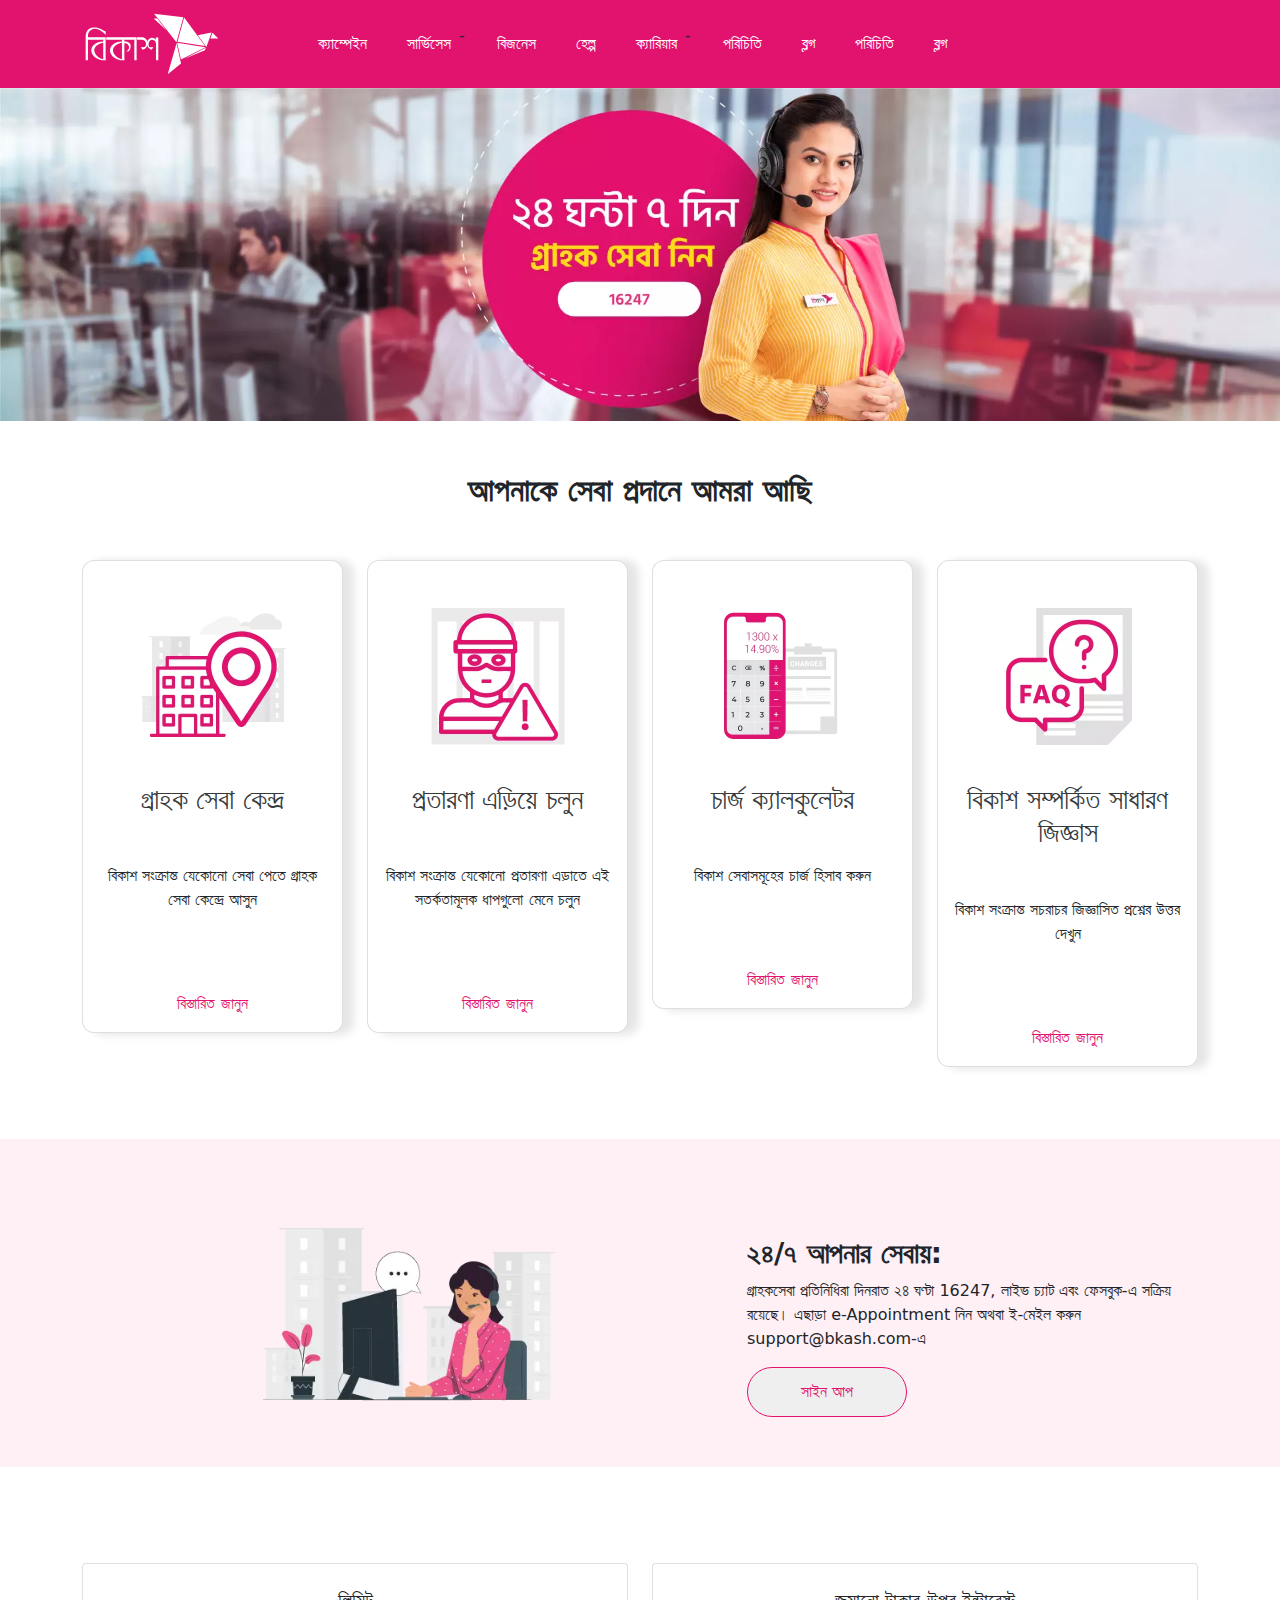
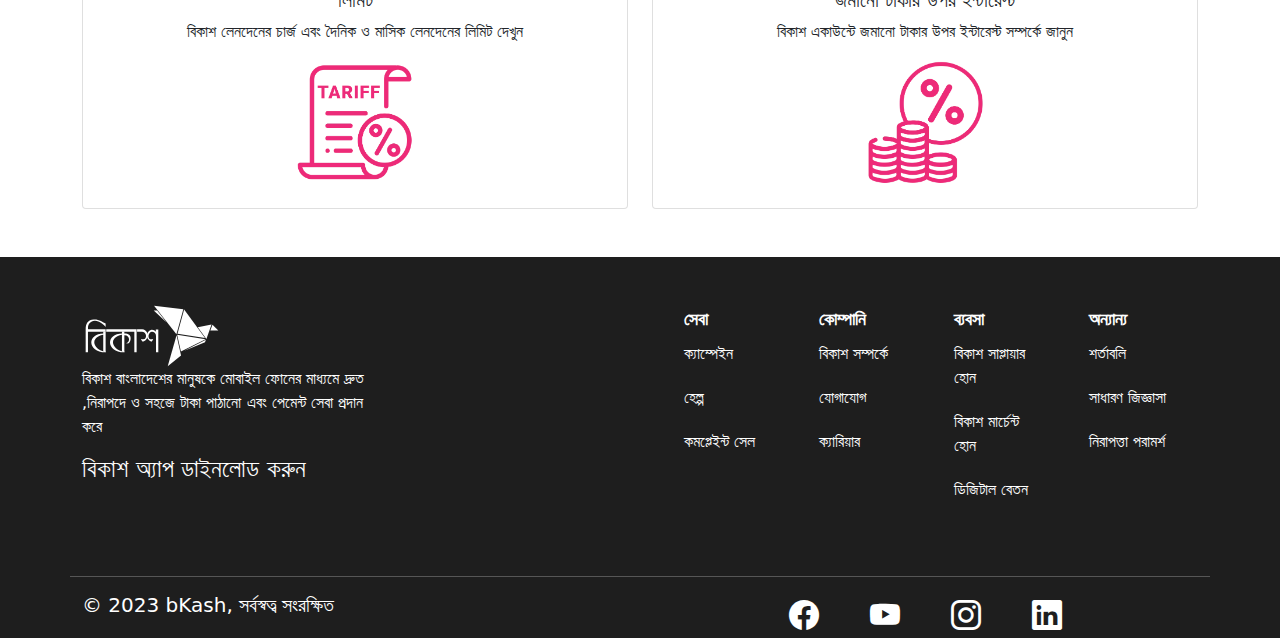
<file: help.html>
<!DOCTYPE html>
<html lang="en">
<head>
    <meta charset="UTF-8">
    <meta name="viewport" content="width=device-width, initial-scale=1.0">
    <title>বিকাশ</title>

    <link rel="shortcut icon" type="x-icon" href="img/bkicon.png">
    <link rel="stylesheet" href="bootstrapefolder/css/bootstrap.min.css">
    <!-- <link rel="stylesheet" href="bootstrapefolder/css/owl.carousel.min.css"> -->
    <link rel="stylesheet" href="https://cdn.jsdelivr.net/npm/bootstrap-icons@1.11.0/font/bootstrap-icons.css">
    <link href="https://unpkg.com/aos@2.3.1/dist/aos.css" rel="stylesheet">
    <link rel="stylesheet" href="bootstrapefolder/css/style.css">
    <link rel="stylesheet" href="bootstrapefolder/css/responsive.css">


</head>
<body>
    
<!-- NAVBER DESIGN STATR HERE -->
<nav class="navbar navbar-expand-xl">
    <div class="container">
      <a class="navbar-brand text-white fs-3 fw-lighter" href="index.html">
        <svg xmlns="http://www.w3.org/2000/svg" x="0px" y="0px" viewBox="0 0 122 54" width="140" height="62" xml:space="preserve">
          <title>bKash Logo</title>
          <g fill="#FFFFFF">
              <polygon points="82.9,25.9 86.2,40.5 107.7,29.8"></polygon>
              <polygon points="89,3.8 83.2,25 107.2,28.8"></polygon>
              <polygon points="62.8,0.6 88.3,3.7 82.3,25.5"></polygon>
              <polygon points="62.5,4.8 65.5,4.8 73.5,15.1"></polygon>
              <polygon points="108.4,29.6 100.9,19.3 112.9,17"></polygon>
              <polygon points="107.2,32.5 107.9,30.3 89.2,39.9"></polygon>
              <polygon points="82.4,26.3 86.3,44 74.7,53.4"></polygon>
              <polygon points="111.8,22.3 118.8,22.3 113.7,17.2"></polygon>
              <path d="M5.4 21.2h15.2v2.2H5.2v17.8c0 0-.7-.1-1.1-.1-.4 0-.9.1-.9.1V23.4v-2.2-.1c0-5.2 2-8.2 7-8.5 4.5-.3 8 2.3 10.4 3.6v2.6l-.3.1c-.4-1-5.8-5.5-9.3-5.1-3.6.4-5.8 2.9-5.8 6.2C5.2 20 5.2 20.9 5.4 21.2L5.4 21.2zM36.6 24.9c3.8-.1 5.7 1.2 5.8 4.1.1 1.6-.6 3.1-1.7 4.4l-1.9.1v-.3c.7-.2 2.3-1.3 2.2-3.3s-1.6-3.6-4-3.5c0 0-.4 0-.6.1L36.6 24.9z"></path>
              <polygon points="18.5,23 20.6,23 20.6,41.2 18.5,40.5"></polygon>
              <path d="M57.3,25.5c-0.8-2.7-3.1-4.3-4.8-4.3H48v2.2H51c1.3,0,2.6-0.1,3.8,1c0.5,0.5,0.7,1,0.9,1.7 c0.4,1.7-0.4,3.8-2.4,3.8c-0.6,0-1.3,0-1.9-0.2v0.1c0.5,0.6,0.8,1.4,1.2,2.1c1.2-0.2,2.4-0.9,3.2-1.7 C56.9,28.9,57.6,27.3,57.3,25.5"></path>
              <path d="M60.6 21.5c-1.3.2-3.3 1.3-4 4.1-.2 1.8.3 3.4 1.5 4.6.7.8 1.8 1.5 2.8 1.7.3-.7.7-1.4 1.1-2.1l-.1-.1c-.5.2-1.1.2-1.7.2-2.1-.1-2.4-2.2-2.1-3.8.3-1.4 1.5-2.8 2.8-2.9 1.4-.1 3.1 1 3.4 2.5.2.8.2 1.6.2 2.4v13.2c0 0 .6-.1 1-.1s1 .1 1 .1V21.4h-2.2v2.2c0-.1.1-.1 0-.3C63.6 22 61.8 21.3 60.6 21.5M47.6 21.2v2.2 17.8c0 0-.6-.1-1-.1s-1 .1-1 .1V23.4H21.1v-2.2H47.6zM20.6 41.2h-.3c-7.8 0-12.2-4.3-12.2-8.6 0-3.6 3.3-7.8 10.9-7.8l1.3 1c-5.3 0-9.6 3.4-9.6 6.8 0 3 3.8 7.8 9.9 7.8V41.2z"></path>
              <polygon points="34.8,23 36.9,23 36.9,41.2 34.8,40.5"></polygon>
              <path d="M36.9,41.2h-0.3c-7.8,0-12.2-4.3-12.2-8.6c0-3.6,3.3-7.8,10.9-7.8l1.3,1c-5.3,0-9.6,3.4-9.6,6.8 c0,3,3.8,7.8,9.9,7.8V41.2z"></path>
          </g>
      </svg>

      </a>
      

      <button class="navbar-toggler" type="button" data-bs-toggle="collapse"
        data-bs-target="#navbarSupportedContent"
        aria-controls="navbarSupportedContent" aria-expanded="false" aria-label="Toggle navigation">

        <span class="navbar-toggler-icon bg-white"><i class="bi bi-upc"></i></span>
      </button>

      <div class="collapse navbar-collapse" id="navbarSupportedContent">
        <ul class="navbar-nav me-auto mb-2 mb-lg-0 ms-5">
    
          <li class="nav-item navber-item-design"><a href ="campaign.html" class="nav-link text-white ms-4">ক্যাম্পেইন</a></li>
         

          <li class="nav-item  navber-item-design"><a href="services.html" class="nav-link text-white ms-4">সার্ভিসেস</a></li>
- 
          <li class="nav-item  navber-item-design"><a href="business.html"  class="nav-link text-white ms-4">বিজনেস</a></li>
          <li class="nav-item  navber-item-design"><a href="help.html"  class="nav-link text-white ms-4">হেল্প</a></li>
          <li class="nav-item  navber-item-design"><a href="carrier.html"  class="nav-link text-white ms-4">ক্যারিয়ার</a></li>

- 
          <li class="nav-item  navber-item-design"><a href class="nav-link text-white ms-4">পরিচিতি</a></li>
          <li class="nav-item  navber-item-design"><a href class="nav-link text-white ms-4 ">ব্লগ</a></li>  

          <li class="nav-item  navber-item-design"><a href class="nav-link text-white ms-4">পরিচিতি</a></li>
          <li class="nav-item  navber-item-design"><a href class="nav-link text-white ms-4 ">ব্লগ</a></li>  



        </ul>
      </div>
    </div>
  </nav>
  <!-- NAVBAR DESIGN END HERE -->

  <section>
    <img src="img/05_Career_1665994330494.webp" class="w-100" alt="">
</section>

   <!-- START HERE সব আর্থিক সল্যুশন  এক প্লাটফর্মে -->
   <div class="container mt-5 mb-5 design-koro">
    <div class="col text-center mt-5 mb-5">
      <h4 class="fs-2"
        style="font-weight: 700!important; margin-top: 50px !important; margin-bottom: 50px !important;">আপনাকে সেবা প্রদানে আমরা আছি</h4>
    </div>
    <div class="row ">

      <div class="col-lg-3 col-md-4 col-sm-6 mb-4">
        <div class="card first-hver"
          style="box-shadow: 10px 1px 8px 1px rgba(0,0,0,0.1); border-radius: 12px;">
          <div class=" nij-cls">
            <img src="img/building.webp" class="card-img-top"
              alt="...">
          </div>
          <div class="card-body text-center">
            <h3 class="card-title mb-4 mt-3 first-change-hobay"
              style="font-weight:540;opacity: .9;">গ্রাহক সেবা কেন্দ্র</h3>
            <p class="card-text mt-5 mb-5 best-offer">বিকাশ সংক্রান্ত যেকোনো সেবা পেতে গ্রাহক সেবা কেন্দ্রে আসুন</p>
            <a href="#" class="text-decoration-none last-de"
              style="color: #e2136e;">বিস্তারিত জানুন</a>
          </div>
        </div>
      </div>

      <div class="col-lg-3 col-md-4 col-sm-6 mb-4">
        <div class="card first-hver"
          style="box-shadow: 10px 1px 8px 1px rgba(0,0,0,0.1); border-radius: 12px;">
          <div class=" nij-cls">
            <img src="img/hacker.webp" class="card-img-top"
              alt="...">
          </div>
          <div class="card-body text-center">
            <h3 class="card-title mb-4 mt-3 first-change-hobay"
              style="font-weight:540;opacity: .9;">প্রতারণা এড়িয়ে চলুন</h3>
            <p class="card-text mt-5 mb-5 best-offer">বিকাশ সংক্রান্ত যেকোনো প্রতারণা এড়াতে এই সতর্কতামূলক ধাপগুলো মেনে চলুন</p>
            <a href="#" class="text-decoration-none last-de"
              style="color: #e2136e;">বিস্তারিত জানুন</a>
          </div>
        </div>
      </div>

      <div class="col-lg-3 col-md-4 col-sm-6 mb-4">
        <div class="card first-hver"
          style="box-shadow: 10px 1px 8px 1px rgba(0,0,0,0.1); border-radius: 12px;">
          <div class=" nij-cls">
            <img src="img/calculator.webp" class="card-img-top"
              alt="...">
          </div>
          <div class="card-body text-center">
            <h3 class="card-title mb-4 mt-3 first-change-hobay"
              style="font-weight:540;opacity: .9;">চার্জ ক্যালকুলেটর</h3>
            <p class="card-text mt-5 mb-5 best-offer">বিকাশ সেবাসমূহের চার্জ হিসাব করুন</p>
            <a href="#" class="text-decoration-none last-de"
              style="color: #e2136e;">বিস্তারিত জানুন</a>
          </div>
        </div>
      </div>

      <div class="col-lg-3 col-md-4 col-sm-6 mb-4">
        <div class="card first-hver"
          style="box-shadow: 10px 1px 8px 1px rgba(0,0,0,0.1); border-radius: 12px;">
          <div class=" nij-cls">
            <img src="img/faq.webp" class="card-img-top"
              alt="...">
          </div>
          <div class="card-body text-center">
            <h3 class="card-title mb-4 mt-3 first-change-hobay"
              style="font-weight:540;opacity: .9;">বিকাশ সম্পর্কিত সাধারণ জিজ্ঞাস</h3>
            <p class="card-text mt-5 mb-5 best-offer">বিকাশ সংক্রান্ত সচরাচর জিজ্ঞাসিত প্রশ্নের উত্তর দেখুন</p>
            <a href="#" class="text-decoration-none last-de"
              style="color: #e2136e;">বিস্তারিত জানুন</a>
          </div>
        </div>
      </div>

    </div>
  </div> 
  <!-- END HERE সব আর্থিক সল্যুশন  এক প্লাটফর্মে -->





<!-- ২৪/৭ আপনার সেবায়: start here-->
<section class="mt-5 mb-5" style="background: #fff0f6;">
    <div class="container">
      <div class="row amar-rew">



        <div class="col-lg-7 col-md-12 mt-5">
            <div class="row">
             
                <div class="col-12 d-flex justify-content-center">
                  <div class="card mb-3 w-50" style="border-radius: 6px; background: none; border: 0;">
                    <img src="img/24by7-support_1677696165917.webp" class="card-img-top" alt="...">
                   
                  </div>
                </div>
      
      
      </div>
      
            </div>






        <div class="col-lg-5" style="display: flex; align-items: center; text-align: center; justify-content: center;">
          <div class="mt-5 top-text" style="text-align: left;">
            <h3 class="fw-bold">২৪/৭ আপনার সেবায়:</h3>
             <p>গ্রাহকসেবা প্রতিনিধিরা দিনরাত ২৪ ঘণ্টা 16247, লাইভ চ্যাট এবং ফেসবুক-এ সক্রিয় রয়েছে। এছাড়া e-Appointment নিন অথবা ই-মেইল করুন support@bkash.com-এ            </p>
            <button class="tomer" style="display: flex; justify-content: center; align-items: center; width:160px; height: 50px; border: 1px solid #e2136e; border-radius: 40px; color: #e2136e;">সাইন আপ</button>
          </div>
        </div>

        </div>
      </div>
    </div>
    
    </section>
<!-- ২৪/৭ আপনার সেবায়: start here-->


<!-- বিকাশ চার্জ, লিমিট এবং ইন্টারেস্ট start here -->

<section class="mt-5 mb-5">
    <div class="container">
      <div class="row amar-rew">
        <div class="col-lg-6 col-md-12 mt-5">
            <div class="card w-100 align-items-center p-4">
                <h5 class="card-title">লিমিট</h5>
                <p class="card-text">বিকাশ লেনদেনের চার্জ এবং দৈনিক ও মাসিক লেনদেনের লিমিট দেখুন</p>
                <img src="img/tariffs-limits_1677696020491.webp" class="card-img-top w-25" alt="...">
              
              </div>
        </div>
    
    
    
    
    
    
    
        <div class="col-lg-6 col-md-12 mt-5">
      
            <div class="card w-100 align-items-center p-4">
                <h5 class="card-title">জমানো টাকার উপর ইন্টারেস্ট</h5>
                <p class="card-text">বিকাশ একাউন্টে জমানো টাকার উপর ইন্টারেস্ট সম্পর্কে জানুন</p>
                <img src="img/interest-on-savings_1677696206906.webp" class="card-img-top w-25" alt="...">
              
              </div>
          </div>
        </div>
      </div>
    </div>
    
    </section>

<!-- বিকাশ চার্জ, লিমিট এবং ইন্টারেস্ট end here -->



<!-- footer start here  -->
<footer style="background:#1e1e1e;margin-top: 30px;">
    <div class="container">
      <div class="row">
        <div class="col-lg-6 col-md-12">
          <div class="row mt-5 mb-5">
            <div class="col-lg-12 col-md-6">
              <div class="footer-design" style="color: white;">
                
                  <svg xmlns="http://www.w3.org/2000/svg" x="0px" y="0px" viewBox="0 0 122 54" width="140" height="62" xml:space="preserve">
                    <title>bKash Logo</title>
                    <g fill="#FFFFFF">
                        <polygon points="82.9,25.9 86.2,40.5 107.7,29.8"></polygon>
                        <polygon points="89,3.8 83.2,25 107.2,28.8"></polygon>
                        <polygon points="62.8,0.6 88.3,3.7 82.3,25.5"></polygon>
                        <polygon points="62.5,4.8 65.5,4.8 73.5,15.1"></polygon>
                        <polygon points="108.4,29.6 100.9,19.3 112.9,17"></polygon>
                        <polygon points="107.2,32.5 107.9,30.3 89.2,39.9"></polygon>
                        <polygon points="82.4,26.3 86.3,44 74.7,53.4"></polygon>
                        <polygon points="111.8,22.3 118.8,22.3 113.7,17.2"></polygon>
                        <path d="M5.4 21.2h15.2v2.2H5.2v17.8c0 0-.7-.1-1.1-.1-.4 0-.9.1-.9.1V23.4v-2.2-.1c0-5.2 2-8.2 7-8.5 4.5-.3 8 2.3 10.4 3.6v2.6l-.3.1c-.4-1-5.8-5.5-9.3-5.1-3.6.4-5.8 2.9-5.8 6.2C5.2 20 5.2 20.9 5.4 21.2L5.4 21.2zM36.6 24.9c3.8-.1 5.7 1.2 5.8 4.1.1 1.6-.6 3.1-1.7 4.4l-1.9.1v-.3c.7-.2 2.3-1.3 2.2-3.3s-1.6-3.6-4-3.5c0 0-.4 0-.6.1L36.6 24.9z"></path>
                        <polygon points="18.5,23 20.6,23 20.6,41.2 18.5,40.5"></polygon>
                        <path d="M57.3,25.5c-0.8-2.7-3.1-4.3-4.8-4.3H48v2.2H51c1.3,0,2.6-0.1,3.8,1c0.5,0.5,0.7,1,0.9,1.7 c0.4,1.7-0.4,3.8-2.4,3.8c-0.6,0-1.3,0-1.9-0.2v0.1c0.5,0.6,0.8,1.4,1.2,2.1c1.2-0.2,2.4-0.9,3.2-1.7 C56.9,28.9,57.6,27.3,57.3,25.5"></path>
                        <path d="M60.6 21.5c-1.3.2-3.3 1.3-4 4.1-.2 1.8.3 3.4 1.5 4.6.7.8 1.8 1.5 2.8 1.7.3-.7.7-1.4 1.1-2.1l-.1-.1c-.5.2-1.1.2-1.7.2-2.1-.1-2.4-2.2-2.1-3.8.3-1.4 1.5-2.8 2.8-2.9 1.4-.1 3.1 1 3.4 2.5.2.8.2 1.6.2 2.4v13.2c0 0 .6-.1 1-.1s1 .1 1 .1V21.4h-2.2v2.2c0-.1.1-.1 0-.3C63.6 22 61.8 21.3 60.6 21.5M47.6 21.2v2.2 17.8c0 0-.6-.1-1-.1s-1 .1-1 .1V23.4H21.1v-2.2H47.6zM20.6 41.2h-.3c-7.8 0-12.2-4.3-12.2-8.6 0-3.6 3.3-7.8 10.9-7.8l1.3 1c-5.3 0-9.6 3.4-9.6 6.8 0 3 3.8 7.8 9.9 7.8V41.2z"></path>
                        <polygon points="34.8,23 36.9,23 36.9,41.2 34.8,40.5"></polygon>
                        <path d="M36.9,41.2h-0.3c-7.8,0-12.2-4.3-12.2-8.6c0-3.6,3.3-7.8,10.9-7.8l1.3,1c-5.3,0-9.6,3.4-9.6,6.8 c0,3,3.8,7.8,9.9,7.8V41.2z"></path>
                    </g>
                </svg>
                
                <p>বিকাশ বাংলাদেশের মানুষকে মোবাইল ফোনের মাধ্যমে দ্রুত <br>,নিরাপদে ও সহজে টাকা পাঠানো এবং পেমেন্ট সেবা প্রদান <br> করে </p>
                <h4>বিকাশ অ্যাপ ডাইনলোড করুন</h4>
              </div>
            </div>
          </div>
        </div>
        <div class="col-lg-6 col-md-12">
          <div class="row mt-5 mb-5">
            <div class="col-lg-12 col-md-6 d-flex ">
      <div class="row" style="color: white;">
          
    <div class="col-lg-3 col-md-4 tomer-ses">
      <ul style="list-style: none;">
        <span >সেবা</span>
        <li><a href="">ক্যাম্পেইন</a></li>
        <li><a href="">হেল্প</a></li>
        <li><a href="">কমপ্লেইন্ট সেল</a></li>
      </ul>
    
    </div>
    
    <div class="col-lg-3 col-md-4 tomer-ses">
      <ul style="list-style: none;">
        <span>কোম্পানি</span>
        <li><a href="">বিকাশ সম্পর্কে</a></li>
        <li><a href="">যোগাযোগ</a></li>
        <li><a href="">ক্যারিয়ার</a></li>
      </ul>
    </div>
              
    <div class="col-lg-3 col-md-4 tomer-ses">
              <ul style="list-style: none;">
                <span>ব্যবসা</span>
                <li><a href="">বিকাশ সাপ্লায়ার হোন</a></li>
                <li><a href="">বিকাশ মার্চেন্ট হোন</a></li>
                <li><a href="">ডিজিটাল বেতন</a></li>
              </ul>
    </div>
    
    <div class="col-lg-3 col-md-12 tomer-ses">
                  <ul style="list-style: none;">
                    <span>অন্যান্য</span>
                    <li><a href="">শর্তাবলি</a></li>
                    <li><a href="">সাধারণ জিজ্ঞাসা</a></li>
                    <li><a href="">নিরাপত্তা পরামর্শ</a></li>
                  </ul>
      
    </div>
    
      </div>     
            </div>
          </div>
        </div>
        <hr style="background: white;">
        <div class="container">
          <div class="row">
            <div class="col-lg-6 col-md-12">
              <h5 style="color: white;">© 2023 bKash, সর্বস্বত্ব সংরক্ষিত</h5>
            </div>
            <div class="col-lg-6 col-md-12 d-flex justify-content-evenly ">
    
    <div class="d-flex justify-content-between w-50 aktu-lekho" >
      <div><i class="bi bi-facebook" style="color: white;font-size: 30px;"></i></div>
      <div><i class="bi bi-youtube" style="color: white;font-size: 30px;"></i></div>
      <div><i class="bi bi-instagram" style="color: white;font-size: 30px;"></i></div>
      <div><i class="bi bi-linkedin" style="color: white;font-size: 30px;"></i></div>
    </div>
    
           </div>
            </div>
          </div>
        </div>
      </div>
      
    </div>
    
    
    </footer>
<!-- footer end here -->


    <!-- ALL JS FILE HERE PLS DONT TOUCH THERE -->
    <script src="bootstrapefolder/js/bootstrap.bundle.min.js"></script>
    <script src="bootstrapefolder/js/jquery-3.7.1.min.js"></script>
  
    <script src="bootstrapefolder/js/aos.js"></script>
    <script src="https://unpkg.com/aos@2.3.1/dist/aos.js"></script>
    <script>
      AOS.init();
    </script>
    <!-- ALL JS FILE HERE PLS DONT TOUCH THERE -->
</body>
</html>
</file>
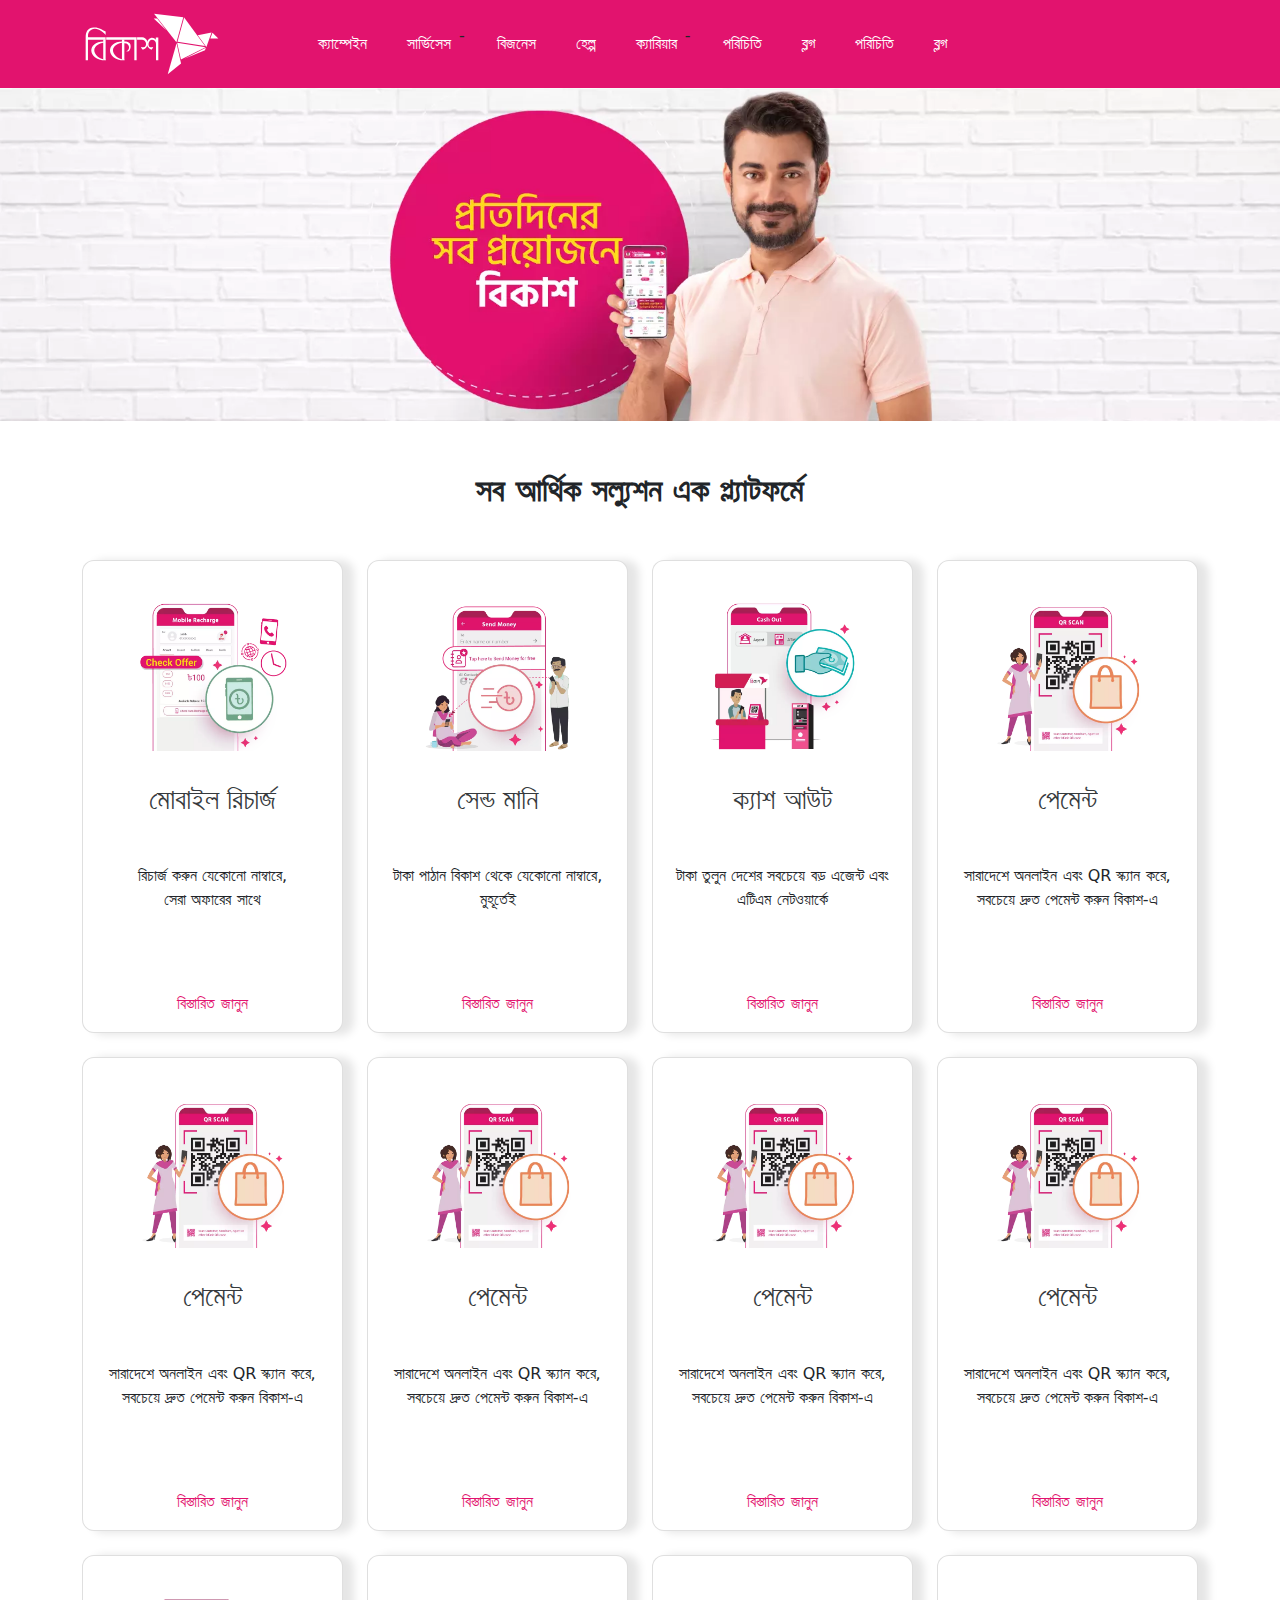
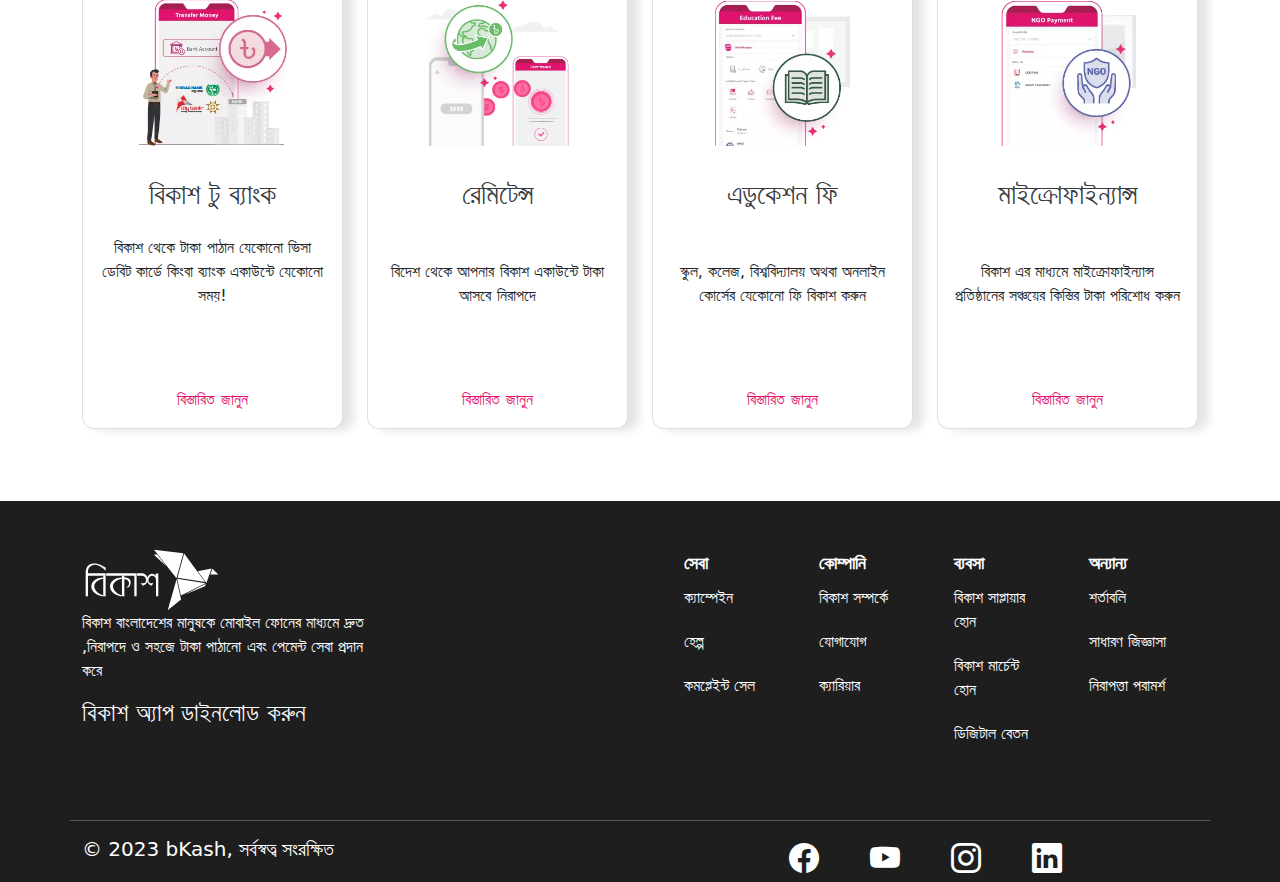
<file: services.html>
<!DOCTYPE html>
<html lang="en">
<head>
    <meta charset="UTF-8">
    <meta name="viewport" content="width=device-width, initial-scale=1.0">
    <title>services/বিকাশ</title>

    <link rel="shortcut icon" type="x-icon" href="img/bkicon.png">
    <link rel="stylesheet" href="bootstrapefolder/css/bootstrap.min.css">
   
    <link rel="stylesheet"  href="https://cdn.jsdelivr.net/npm/bootstrap-icons@1.11.0/font/bootstrap-icons.css">
    <link href="https://unpkg.com/aos@2.3.1/dist/aos.css" rel="stylesheet">
    <link rel="stylesheet" href="bootstrapefolder/css/style.css">
    <link rel="stylesheet" href="bootstrapefolder/css/responsive.css">
</head>
<body>
    
 <!-- NAVBER DESIGN STATR HERE -->
 <nav class="navbar navbar-expand-xl">
    <div class="container">
      <a class="navbar-brand text-white fs-3 fw-lighter" href="index.html">
        <svg xmlns="http://www.w3.org/2000/svg" x="0px" y="0px" viewBox="0 0 122 54" width="140" height="62" xml:space="preserve">
          <title>bKash Logo</title>
          <g fill="#FFFFFF">
              <polygon points="82.9,25.9 86.2,40.5 107.7,29.8"></polygon>
              <polygon points="89,3.8 83.2,25 107.2,28.8"></polygon>
              <polygon points="62.8,0.6 88.3,3.7 82.3,25.5"></polygon>
              <polygon points="62.5,4.8 65.5,4.8 73.5,15.1"></polygon>
              <polygon points="108.4,29.6 100.9,19.3 112.9,17"></polygon>
              <polygon points="107.2,32.5 107.9,30.3 89.2,39.9"></polygon>
              <polygon points="82.4,26.3 86.3,44 74.7,53.4"></polygon>
              <polygon points="111.8,22.3 118.8,22.3 113.7,17.2"></polygon>
              <path d="M5.4 21.2h15.2v2.2H5.2v17.8c0 0-.7-.1-1.1-.1-.4 0-.9.1-.9.1V23.4v-2.2-.1c0-5.2 2-8.2 7-8.5 4.5-.3 8 2.3 10.4 3.6v2.6l-.3.1c-.4-1-5.8-5.5-9.3-5.1-3.6.4-5.8 2.9-5.8 6.2C5.2 20 5.2 20.9 5.4 21.2L5.4 21.2zM36.6 24.9c3.8-.1 5.7 1.2 5.8 4.1.1 1.6-.6 3.1-1.7 4.4l-1.9.1v-.3c.7-.2 2.3-1.3 2.2-3.3s-1.6-3.6-4-3.5c0 0-.4 0-.6.1L36.6 24.9z"></path>
              <polygon points="18.5,23 20.6,23 20.6,41.2 18.5,40.5"></polygon>
              <path d="M57.3,25.5c-0.8-2.7-3.1-4.3-4.8-4.3H48v2.2H51c1.3,0,2.6-0.1,3.8,1c0.5,0.5,0.7,1,0.9,1.7 c0.4,1.7-0.4,3.8-2.4,3.8c-0.6,0-1.3,0-1.9-0.2v0.1c0.5,0.6,0.8,1.4,1.2,2.1c1.2-0.2,2.4-0.9,3.2-1.7 C56.9,28.9,57.6,27.3,57.3,25.5"></path>
              <path d="M60.6 21.5c-1.3.2-3.3 1.3-4 4.1-.2 1.8.3 3.4 1.5 4.6.7.8 1.8 1.5 2.8 1.7.3-.7.7-1.4 1.1-2.1l-.1-.1c-.5.2-1.1.2-1.7.2-2.1-.1-2.4-2.2-2.1-3.8.3-1.4 1.5-2.8 2.8-2.9 1.4-.1 3.1 1 3.4 2.5.2.8.2 1.6.2 2.4v13.2c0 0 .6-.1 1-.1s1 .1 1 .1V21.4h-2.2v2.2c0-.1.1-.1 0-.3C63.6 22 61.8 21.3 60.6 21.5M47.6 21.2v2.2 17.8c0 0-.6-.1-1-.1s-1 .1-1 .1V23.4H21.1v-2.2H47.6zM20.6 41.2h-.3c-7.8 0-12.2-4.3-12.2-8.6 0-3.6 3.3-7.8 10.9-7.8l1.3 1c-5.3 0-9.6 3.4-9.6 6.8 0 3 3.8 7.8 9.9 7.8V41.2z"></path>
              <polygon points="34.8,23 36.9,23 36.9,41.2 34.8,40.5"></polygon>
              <path d="M36.9,41.2h-0.3c-7.8,0-12.2-4.3-12.2-8.6c0-3.6,3.3-7.8,10.9-7.8l1.3,1c-5.3,0-9.6,3.4-9.6,6.8 c0,3,3.8,7.8,9.9,7.8V41.2z"></path>
          </g>
      </svg>  
      </a>
      

      <button class="navbar-toggler" type="button" data-bs-toggle="collapse"
        data-bs-target="#navbarSupportedContent"
        aria-controls="navbarSupportedContent" aria-expanded="false" aria-label="Toggle navigation">

        <span class="navbar-toggler-icon bg-white"><i class="bi bi-upc"></i></span>
      </button>

      <div class="collapse navbar-collapse" id="navbarSupportedContent">
        <ul class="navbar-nav me-auto mb-2 mb-lg-0 ms-5">
          <li class="nav-item navber-item-design"><a href="campaign.html" class="nav-link text-white ms-4">ক্যাম্পেইন</a></li>
          <li class="nav-item  navber-item-design"><a href="services.html" class="nav-link text-white ms-4">সার্ভিসেস</a></li>
- 
          <li class="nav-item  navber-item-design"><a href="business.html"  class="nav-link text-white ms-4">বিজনেস</a></li>
          <li class="nav-item  navber-item-design"><a href="help.html"  class="nav-link text-white ms-4">হেল্প</a></li>
          <li class="nav-item  navber-item-design"><a href="carrier.html"  class="nav-link text-white ms-4">ক্যারিয়ার</a></li>

- 
          <li class="nav-item  navber-item-design"><a href class="nav-link text-white ms-4">পরিচিতি</a></li>
          <li class="nav-item  navber-item-design"><a href class="nav-link text-white ms-4 ">ব্লগ</a></li>  

          <li class="nav-item  navber-item-design"><a href class="nav-link text-white ms-4">পরিচিতি</a></li>
          <li class="nav-item  navber-item-design"><a href class="nav-link text-white ms-4 ">ব্লগ</a></li>  



        </ul>
      </div>
    </div>
  </nav>
  <!-- NAVBAR DESIGN END HERE -->

<!-- first big-banner start here-->
<section>
    <img src="img/dailyNesscessary.webp" class="w-100" alt="">
</section>
<!-- first big-banner end here -->


<div class="container mt-5 mb-5 design-koro">
    <div class="col text-center mt-5 mb-5">
      <h4 class="fs-2"
        style="font-weight: 700!important; margin-top: 50px !important; margin-bottom: 50px !important;">সব
        আর্থিক ‍সল্যুশন এক প্ল্যাটফর্মে</h4>
    </div>
    <div class="row ">

      <div class="col-lg-3 col-md-4 col-sm-6 mb-4">
        <div class="card first-hver"
          style="box-shadow: 10px 1px 8px 1px rgba(0,0,0,0.1); border-radius: 12px;">
          <div class=" nij-cls">
            <img src="img/02-MR_1675086074167.webp" class="card-img-top"
              alt="...">
          </div>
          <div class="card-body text-center">
            <h3 class="card-title mb-4 mt-3 first-change-hobay"
              style="font-weight:540;opacity: .9;">মোবাইল রিচার্জ</h3>
            <p class="card-text mt-5 mb-5 best-offer">রিচার্জ করুন যেকোনো
              নাম্বারে, <br>সেরা অফারের সাথে</p>
            <a href="#" class="text-decoration-none last-de"
              style="color: #e2136e;">বিস্তারিত জানুন</a>
          </div>
        </div>
      </div>

      <div class="col-lg-3 col-md-4 col-sm-6 mb-4">
        <div class="card first-hver"
          style="box-shadow: 10px 1px 8px 1px rgba(0,0,0,0.1); border-radius: 12px;">
          <div class=" nij-cls">
            <img src="img/01-send-money_1675086055016.webp" class="card-img-top"
              alt="...">
          </div>
          <div class="card-body text-center">
            <h3 class="card-title mb-4 mt-3 first-change-hobay"
              style="font-weight:540;opacity: .9;">সেন্ড মানি</h3>
            <p class="card-text mt-5 mb-5 best-offer">টাকা পাঠান বিকাশ থেকে যেকোনো নাম্বারে, মুহূর্তেই</p>
            <a href="#" class="text-decoration-none last-de"
              style="color: #e2136e;">বিস্তারিত জানুন</a>
          </div>
        </div>
      </div>

      <div class="col-lg-3 col-md-4 col-sm-6 mb-4">
        <div class="card first-hver"
          style="box-shadow: 10px 1px 8px 1px rgba(0,0,0,0.1); border-radius: 12px;">
          <div class=" nij-cls">
            <img src="img/03-cashout_1675086091067.webp" class="card-img-top"
              alt="...">
          </div>
          <div class="card-body text-center">
            <h3 class="card-title mb-4 mt-3 first-change-hobay"
              style="font-weight:540;opacity: .9;">ক্যাশ আউট</h3>
            <p class="card-text mt-5 mb-5 best-offer">টাকা তুলুন দেশের সবচেয়ে বড় এজেন্ট এবং এটিএম নেটওয়ার্কে</p>
            <a href="#" class="text-decoration-none last-de"
              style="color: #e2136e;">বিস্তারিত জানুন</a>
          </div>
        </div>
      </div>

      <div class="col-lg-3 col-md-4 col-sm-6 mb-4">
        <div class="card first-hver"
          style="box-shadow: 10px 1px 8px 1px rgba(0,0,0,0.1); border-radius: 12px;">
          <div class=" nij-cls">
            <img src="img/04-payment_1675086111196.webp" class="card-img-top"
              alt="...">
          </div>
          <div class="card-body text-center">
            <h3 class="card-title mb-4 mt-3 first-change-hobay"
              style="font-weight:540;opacity: .9;">পেমেন্ট</h3>
            <p class="card-text mt-5 mb-5 best-offer">সারাদেশে অনলাইন এবং QR স্ক্যান করে, সবচেয়ে দ্রুত পেমেন্ট করুন বিকাশ-এ</p>
            <a href="#" class="text-decoration-none last-de"
              style="color: #e2136e;">বিস্তারিত জানুন</a>
          </div>
        </div>
      </div>
      <div class="col-lg-3 col-md-4 col-sm-6 mb-4">
        <div class="card first-hver"
          style="box-shadow: 10px 1px 8px 1px rgba(0,0,0,0.1); border-radius: 12px;">
          <div class=" nij-cls">
            <img src="img/04-payment_1675086111196.webp" class="card-img-top"
              alt="...">
          </div>
          <div class="card-body text-center">
            <h3 class="card-title mb-4 mt-3 first-change-hobay"
              style="font-weight:540;opacity: .9;">পেমেন্ট</h3>
            <p class="card-text mt-5 mb-5 best-offer">সারাদেশে অনলাইন এবং QR স্ক্যান করে, সবচেয়ে দ্রুত পেমেন্ট করুন বিকাশ-এ</p>
            <a href="#" class="text-decoration-none last-de"
              style="color: #e2136e;">বিস্তারিত জানুন</a>
          </div>
        </div>
      </div> <div class="col-lg-3 col-md-4 col-sm-6 mb-4">
        <div class="card first-hver"
          style="box-shadow: 10px 1px 8px 1px rgba(0,0,0,0.1); border-radius: 12px;">
          <div class=" nij-cls">
            <img src="img/04-payment_1675086111196.webp" class="card-img-top"
              alt="...">
          </div>
          <div class="card-body text-center">
            <h3 class="card-title mb-4 mt-3 first-change-hobay"
              style="font-weight:540;opacity: .9;">পেমেন্ট</h3>
            <p class="card-text mt-5 mb-5 best-offer">সারাদেশে অনলাইন এবং QR স্ক্যান করে, সবচেয়ে দ্রুত পেমেন্ট করুন বিকাশ-এ</p>
            <a href="#" class="text-decoration-none last-de"
              style="color: #e2136e;">বিস্তারিত জানুন</a>
          </div>
        </div>
      </div> <div class="col-lg-3 col-md-4 col-sm-6 mb-4">
        <div class="card first-hver"
          style="box-shadow: 10px 1px 8px 1px rgba(0,0,0,0.1); border-radius: 12px;">
          <div class=" nij-cls">
            <img src="img/04-payment_1675086111196.webp" class="card-img-top"
              alt="...">
          </div>
          <div class="card-body text-center">
            <h3 class="card-title mb-4 mt-3 first-change-hobay"
              style="font-weight:540;opacity: .9;">পেমেন্ট</h3>
            <p class="card-text mt-5 mb-5 best-offer">সারাদেশে অনলাইন এবং QR স্ক্যান করে, সবচেয়ে দ্রুত পেমেন্ট করুন বিকাশ-এ</p>
            <a href="#" class="text-decoration-none last-de"
              style="color: #e2136e;">বিস্তারিত জানুন</a>
          </div>
        </div>
      </div> <div class="col-lg-3 col-md-4 col-sm-6 mb-4">
        <div class="card first-hver"
          style="box-shadow: 10px 1px 8px 1px rgba(0,0,0,0.1); border-radius: 12px;">
          <div class=" nij-cls">
            <img src="img/04-payment_1675086111196.webp" class="card-img-top"
              alt="...">
          </div>
          <div class="card-body text-center">
            <h3 class="card-title mb-4 mt-3 first-change-hobay"
              style="font-weight:540;opacity: .9;">পেমেন্ট</h3>
            <p class="card-text mt-5 mb-5 best-offer">সারাদেশে অনলাইন এবং QR স্ক্যান করে, সবচেয়ে দ্রুত পেমেন্ট করুন বিকাশ-এ</p>
            <a href="#" class="text-decoration-none last-de"
              style="color: #e2136e;">বিস্তারিত জানুন</a>
          </div>
        </div>
      </div> <div class="col-lg-3 col-md-4 col-sm-6 mb-4">
        <div class="card first-hver"
          style="box-shadow: 10px 1px 8px 1px rgba(0,0,0,0.1); border-radius: 12px;">
          <div class=" nij-cls">
            <img src="img/mobile-tra.webp" class="card-img-top"
              alt="...">
          </div>
          <div class="card-body text-center">
            <h3 class="card-title mb-4 mt-3 first-change-hobay"
              style="font-weight:540;opacity: .9;">বিকাশ টু ব্যাংক</h3>
            <p class="card-text mt-2  best-offer">বিকাশ থেকে টাকা পাঠান যেকোনো ভিসা ডেবিট কার্ডে কিংবা ব্যাংক একাউন্টে যেকোনো সময়!</p>
            <a href="#" class="text-decoration-none last-de"
              style="color: #e2136e;">বিস্তারিত জানুন</a>
          </div>
        </div>
      </div> 
      
      <div class="col-lg-3 col-md-4 col-sm-6 mb-4">
        <div class="card first-hver"
          style="box-shadow: 10px 1px 8px 1px rgba(0,0,0,0.1); border-radius: 12px;">
          <div class=" nij-cls">
            <img src="img/remitance.webp" class="card-img-top"
              alt="...">
          </div>
          <div class="card-body text-center">
            <h3 class="card-title mb-4 mt-3 first-change-hobay"
              style="font-weight:540;opacity: .9;">রেমিটেন্স</h3>
            <p class="card-text mt-5 mb-5 best-offer">বিদেশ থেকে আপনার বিকাশ একাউন্টে টাকা আসবে নিরাপদে</p>
            <a href="#" class="text-decoration-none last-de"
              style="color: #e2136e;">বিস্তারিত জানুন</a>
          </div>
        </div>
      </div> 
      
      <div class="col-lg-3 col-md-4 col-sm-6 mb-4">
        <div class="card first-hver"
          style="box-shadow: 10px 1px 8px 1px rgba(0,0,0,0.1); border-radius: 12px;">
          <div class=" nij-cls">
            <img src="img/11-education-fee_1669657823584.webp" class="card-img-top"
              alt="...">
          </div>
          <div class="card-body text-center">
            <h3 class="card-title mb-4 mt-3 first-change-hobay"
              style="font-weight:540;opacity: .9;">এডুকেশন ফি</h3>
            <p class="card-text mt-5 mb-5 best-offer">স্কুল, কলেজ, বিশ্ববিদ্যালয় অথবা অনলাইন কোর্সের যেকোনো ফি বিকাশ করুন</p>
            <a href="#" class="text-decoration-none last-de"
              style="color: #e2136e;">বিস্তারিত জানুন</a>
          </div>
        </div>
      </div> 
      
      <div class="col-lg-3 col-md-4 col-sm-6 mb-4">
        <div class="card first-hver"
          style="box-shadow: 10px 1px 8px 1px rgba(0,0,0,0.1); border-radius: 12px;">
          <div class=" nij-cls">
            <img src="img/microfinance.webp" class="card-img-top"
              alt="...">
          </div>
          <div class="card-body text-center">
            <h3 class="card-title mb-4 mt-3 first-change-hobay"
              style="font-weight:540;opacity: .9;">মাইক্রোফাইন্যান্স</h3>
            <p class="card-text mt-5 mb-5 best-offer">বিকাশ এর মাধ্যমে মাইক্রোফাইন্যান্স প্রতিষ্ঠানের সঞ্চয়ের কিস্তির টাকা পরিশোধ করুন</p>
            <a href="#" class="text-decoration-none last-de"
              style="color: #e2136e;">বিস্তারিত জানুন</a>
          </div>
        </div>
      </div>
    </div>
  </div> 



<!-- footer start here  -->
<footer style="background:#1e1e1e;margin-top: 30px;">
    <div class="container">
      <div class="row">
        <div class="col-lg-6 col-md-12">
          <div class="row mt-5 mb-5">
            <div class="col-lg-12 col-md-6">
              <div class="footer-design" style="color: white;">
                
                  <svg xmlns="http://www.w3.org/2000/svg" x="0px" y="0px" viewBox="0 0 122 54" width="140" height="62" xml:space="preserve">
                    <title>bKash Logo</title>
                    <g fill="#FFFFFF">
                        <polygon points="82.9,25.9 86.2,40.5 107.7,29.8"></polygon>
                        <polygon points="89,3.8 83.2,25 107.2,28.8"></polygon>
                        <polygon points="62.8,0.6 88.3,3.7 82.3,25.5"></polygon>
                        <polygon points="62.5,4.8 65.5,4.8 73.5,15.1"></polygon>
                        <polygon points="108.4,29.6 100.9,19.3 112.9,17"></polygon>
                        <polygon points="107.2,32.5 107.9,30.3 89.2,39.9"></polygon>
                        <polygon points="82.4,26.3 86.3,44 74.7,53.4"></polygon>
                        <polygon points="111.8,22.3 118.8,22.3 113.7,17.2"></polygon>
                        <path d="M5.4 21.2h15.2v2.2H5.2v17.8c0 0-.7-.1-1.1-.1-.4 0-.9.1-.9.1V23.4v-2.2-.1c0-5.2 2-8.2 7-8.5 4.5-.3 8 2.3 10.4 3.6v2.6l-.3.1c-.4-1-5.8-5.5-9.3-5.1-3.6.4-5.8 2.9-5.8 6.2C5.2 20 5.2 20.9 5.4 21.2L5.4 21.2zM36.6 24.9c3.8-.1 5.7 1.2 5.8 4.1.1 1.6-.6 3.1-1.7 4.4l-1.9.1v-.3c.7-.2 2.3-1.3 2.2-3.3s-1.6-3.6-4-3.5c0 0-.4 0-.6.1L36.6 24.9z"></path>
                        <polygon points="18.5,23 20.6,23 20.6,41.2 18.5,40.5"></polygon>
                        <path d="M57.3,25.5c-0.8-2.7-3.1-4.3-4.8-4.3H48v2.2H51c1.3,0,2.6-0.1,3.8,1c0.5,0.5,0.7,1,0.9,1.7 c0.4,1.7-0.4,3.8-2.4,3.8c-0.6,0-1.3,0-1.9-0.2v0.1c0.5,0.6,0.8,1.4,1.2,2.1c1.2-0.2,2.4-0.9,3.2-1.7 C56.9,28.9,57.6,27.3,57.3,25.5"></path>
                        <path d="M60.6 21.5c-1.3.2-3.3 1.3-4 4.1-.2 1.8.3 3.4 1.5 4.6.7.8 1.8 1.5 2.8 1.7.3-.7.7-1.4 1.1-2.1l-.1-.1c-.5.2-1.1.2-1.7.2-2.1-.1-2.4-2.2-2.1-3.8.3-1.4 1.5-2.8 2.8-2.9 1.4-.1 3.1 1 3.4 2.5.2.8.2 1.6.2 2.4v13.2c0 0 .6-.1 1-.1s1 .1 1 .1V21.4h-2.2v2.2c0-.1.1-.1 0-.3C63.6 22 61.8 21.3 60.6 21.5M47.6 21.2v2.2 17.8c0 0-.6-.1-1-.1s-1 .1-1 .1V23.4H21.1v-2.2H47.6zM20.6 41.2h-.3c-7.8 0-12.2-4.3-12.2-8.6 0-3.6 3.3-7.8 10.9-7.8l1.3 1c-5.3 0-9.6 3.4-9.6 6.8 0 3 3.8 7.8 9.9 7.8V41.2z"></path>
                        <polygon points="34.8,23 36.9,23 36.9,41.2 34.8,40.5"></polygon>
                        <path d="M36.9,41.2h-0.3c-7.8,0-12.2-4.3-12.2-8.6c0-3.6,3.3-7.8,10.9-7.8l1.3,1c-5.3,0-9.6,3.4-9.6,6.8 c0,3,3.8,7.8,9.9,7.8V41.2z"></path>
                    </g>
                </svg>
                
                <p>বিকাশ বাংলাদেশের মানুষকে মোবাইল ফোনের মাধ্যমে দ্রুত <br>,নিরাপদে ও সহজে টাকা পাঠানো এবং পেমেন্ট সেবা প্রদান <br> করে </p>
                <h4>বিকাশ অ্যাপ ডাইনলোড করুন</h4>
              </div>
            </div>
          </div>
        </div>
        <div class="col-lg-6 col-md-12">
          <div class="row mt-5 mb-5">
            <div class="col-lg-12 col-md-6 d-flex ">
      <div class="row" style="color: white;">
          
    <div class="col-lg-3 col-md-4 tomer-ses">
      <ul style="list-style: none;">
        <span >সেবা</span>
        <li><a href="">ক্যাম্পেইন</a></li>
        <li><a href="">হেল্প</a></li>
        <li><a href="">কমপ্লেইন্ট সেল</a></li>
      </ul>
    
    </div>
    
    <div class="col-lg-3 col-md-4 tomer-ses">
      <ul style="list-style: none;">
        <span>কোম্পানি</span>
        <li><a href="">বিকাশ সম্পর্কে</a></li>
        <li><a href="">যোগাযোগ</a></li>
        <li><a href="">ক্যারিয়ার</a></li>
      </ul>
    </div>
              
    <div class="col-lg-3 col-md-4 tomer-ses">
              <ul style="list-style: none;">
                <span>ব্যবসা</span>
                <li><a href="">বিকাশ সাপ্লায়ার হোন</a></li>
                <li><a href="">বিকাশ মার্চেন্ট হোন</a></li>
                <li><a href="">ডিজিটাল বেতন</a></li>
              </ul>
    </div>
    
    <div class="col-lg-3 col-md-12 tomer-ses">
                  <ul style="list-style: none;">
                    <span>অন্যান্য</span>
                    <li><a href="">শর্তাবলি</a></li>
                    <li><a href="">সাধারণ জিজ্ঞাসা</a></li>
                    <li><a href="">নিরাপত্তা পরামর্শ</a></li>
                  </ul>
      
    </div>
    
      </div>     
            </div>
          </div>
        </div>
        <hr style="background: white;">
        <div class="container">
          <div class="row">
            <div class="col-lg-6 col-md-12">
              <h5 style="color: white;">© 2023 bKash, সর্বস্বত্ব সংরক্ষিত</h5>
            </div>
            <div class="col-lg-6 col-md-12 d-flex justify-content-evenly ">
    
    <div class="d-flex justify-content-between w-50 aktu-lekho" >
      <div><i class="bi bi-facebook" style="color: white;font-size: 30px;"></i></div>
      <div><i class="bi bi-youtube" style="color: white;font-size: 30px;"></i></div>
      <div><i class="bi bi-instagram" style="color: white;font-size: 30px;"></i></div>
      <div><i class="bi bi-linkedin" style="color: white;font-size: 30px;"></i></div>
    </div>
    
           </div>
            </div>
          </div>
        </div>
      </div>
      
    </div>
    
    
    </footer>
    <!-- footer end here -->



        <!-- ALL JS FILE HERE PLS DONT TOUCH THERE -->
        <script src="bootstrapefolder/js/bootstrap.bundle.min.js"></script>
        <script src="bootstrapefolder/js/jquery-3.7.1.min.js"></script>
  
       
        <script src="bootstrapefolder/js/aos.js"></script>
        <script src="https://unpkg.com/aos@2.3.1/dist/aos.js"></script>
        <script>
          AOS.init();
        </script>
        <!-- ALL JS FILE HERE PLS DONT TOUCH THERE -->
</body>
</html>
</file>
<file: bootstrapefolder/css/style.css>
/* NAVBER CSS DESIGN START HERE */
body
{
overflow-x: hidden;    
}

.navbar
{
background: #E2136E !important;    
}
.navber-item-design:hover
{
border: 1px dotted white;
border-radius: 29px;
}


.navber-button-custom-design
{
width: 120px;
height: 30px;   
border-radius: 30px;
margin-top: -20px;
margin-left: 10px;
margin-right: 10px;
font-size: 13px;
padding-left:10px;
padding-right:10px; 
outline: none;
border: 2px solid white;
background: #E2136E;
color: white;
}


.nij-cls
{
display: flex;
justify-content: center;
align-items: center;
margin-top: 20px;    
}
.nij-cls img
{
width: 150px;  
margin-top: 20px;  
}

.first-hver
{

transition: .3;    
}
.first-hver:hover .first-change-hobay
{
 color: #E2136E;   
}
.best-offer
{
 margin-top: 10px;   
margin-bottom: 80px !important;    
}

/* ব্যবসার জন্য বিকাশ  start here*/

.b-kash-left-right-emg
{
display: flex;
justify-content: center;
}


/* ব্যবসার জন্য বিকাশ  end here*/

/* নতুন কী আছে বিকাশ এ start here */

.newbkash-hver:hover h6
{
color: #E2136E !important;
}


.design
{
margin-top: 20px;    
border: 1px solid #E2136E;
width:200px;
height: 48px;
color: #E2136E;
background: white;
font-weight: 800;
font-size: 20px;
border-radius: 30px;   
}
/* নতুন কী আছে বিকাশ এ end here */



/* নিকটস্থ বিকাশ পয়েন্ট START HERE*/
.agent-bkash
{
    
text-align: center;
}


/* নিকটস্থ বিকাশ পয়েন্ট END HERE*/




/* footer css design start here */

.tomer-ses ul li a
{
  text-decoration: none;
  color: white;
  
}

.tomer-ses ul li
{
padding-top: 10px;
padding-bottom: 10px;    
}
.tomer-ses ul span
{
font-weight: 600;
font-size: 18px;    
}
/* footer css design end here */
.object-cover
{
object-fit: cover;  
}





.aspect{
aspect-ratio: 1 /1;
}
</file>
<file: bootstrapefolder/css/responsive.css>
@media(max-width:768px){
.amar-rew
{
display:flex;
flex-direction: column;
align-content: center;
}

.bhola
{
font-size: 20px !important;      
}
.bholah
{
text-align: center;
margin-bottom: 30px !important;
font-size: 40px !important;        
}
}
@media(max-width:768px){
    .desh
    {
    width: 100%;    
    display:flex;
    flex-direction: column;
    align-content: center;
    justify-content: center;
    }
    
    }






    @media(max-width:992px){
        .tomer
        {
display: none !important;
        }
        
.top-text h1
{
font-size: 15px;    
}
.top-text p
{
font-size:9px;    
}



.aktu-lekho
{
display: flex;
justify-content: center;
align-items: center;        
}
        }
</file>
